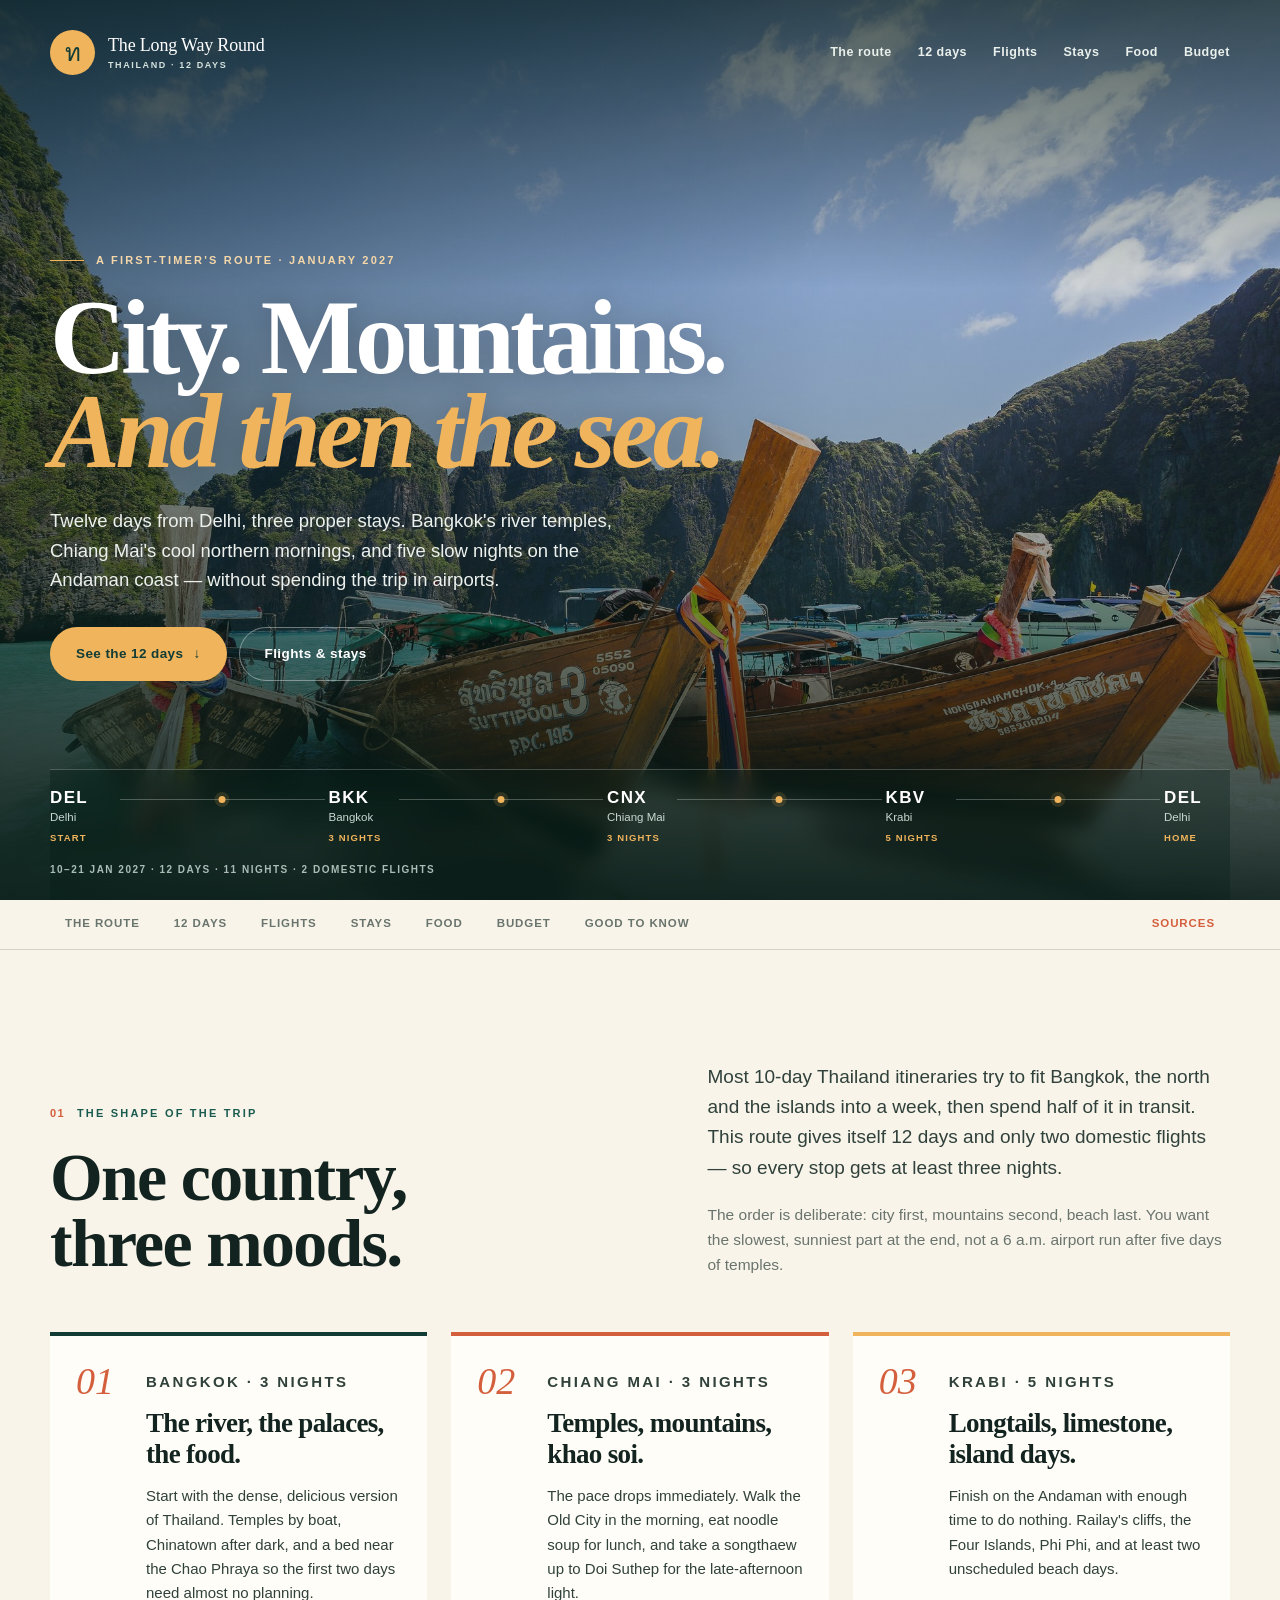
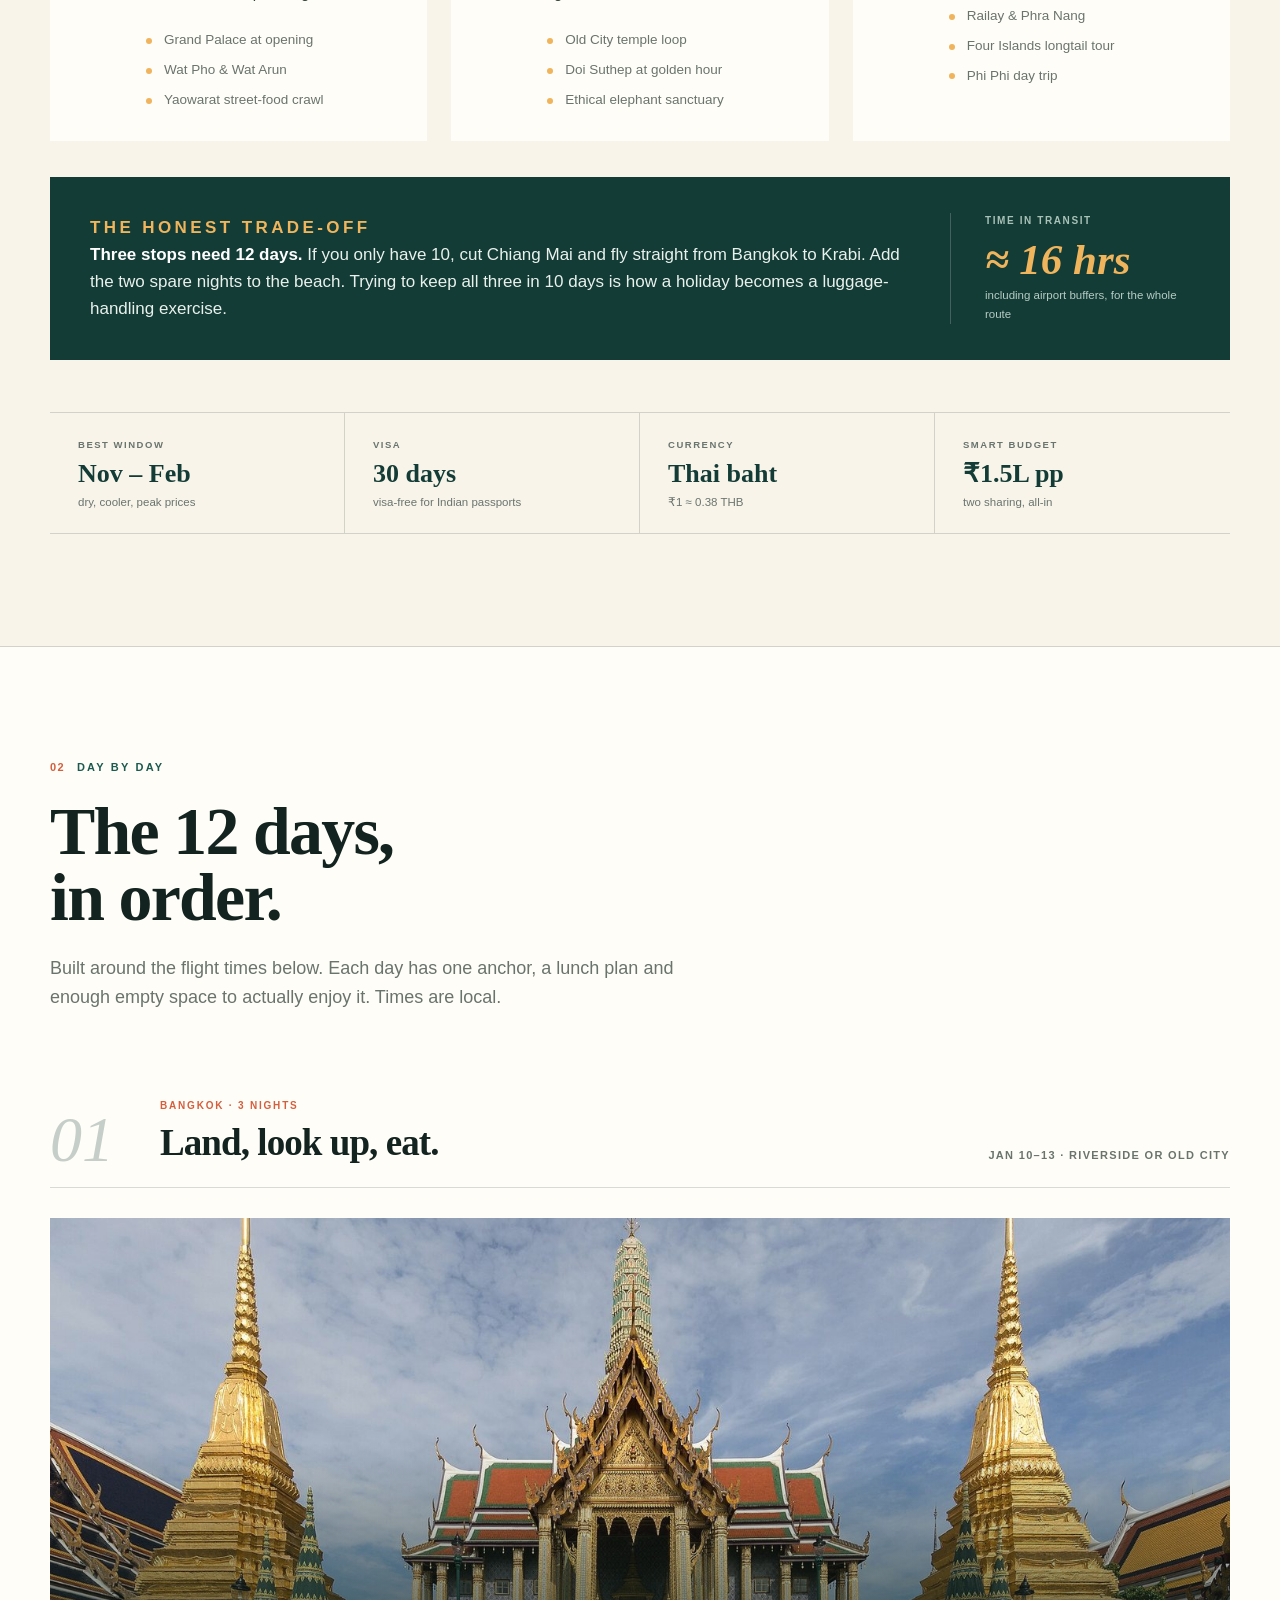
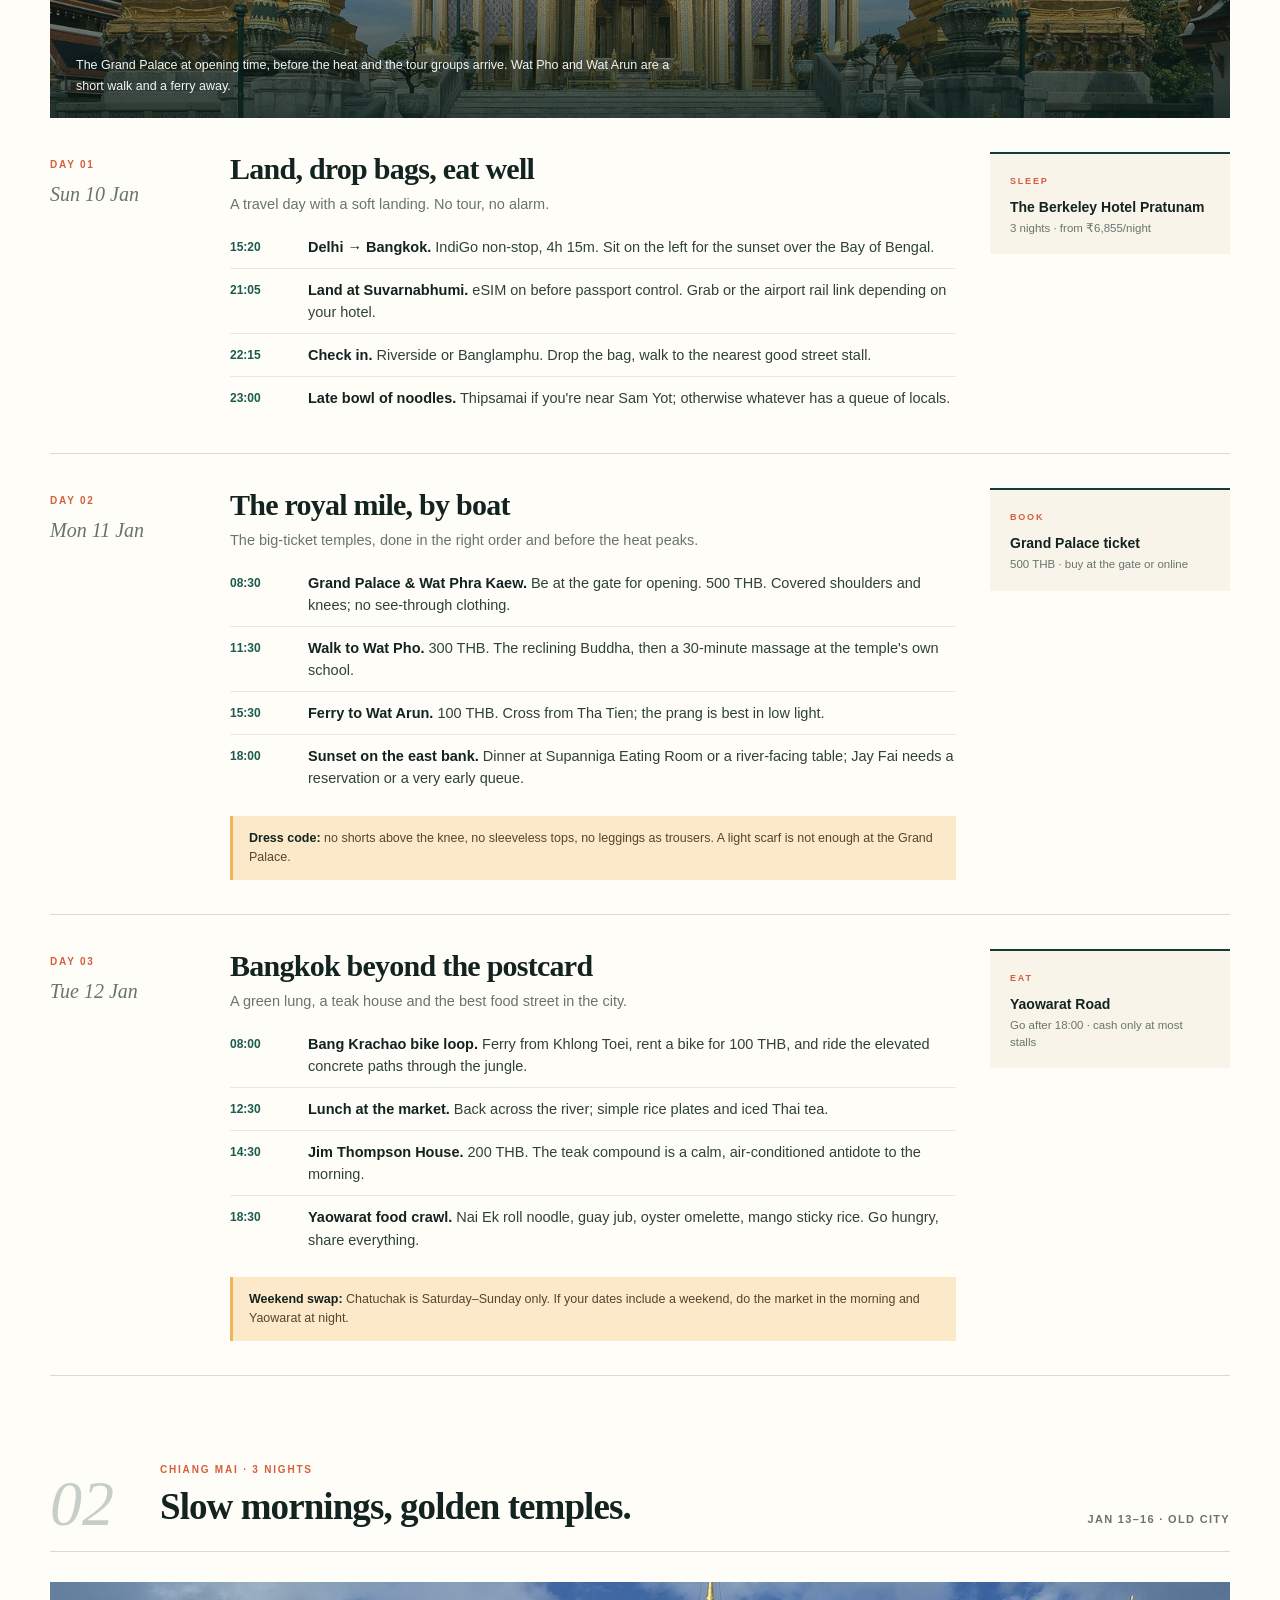
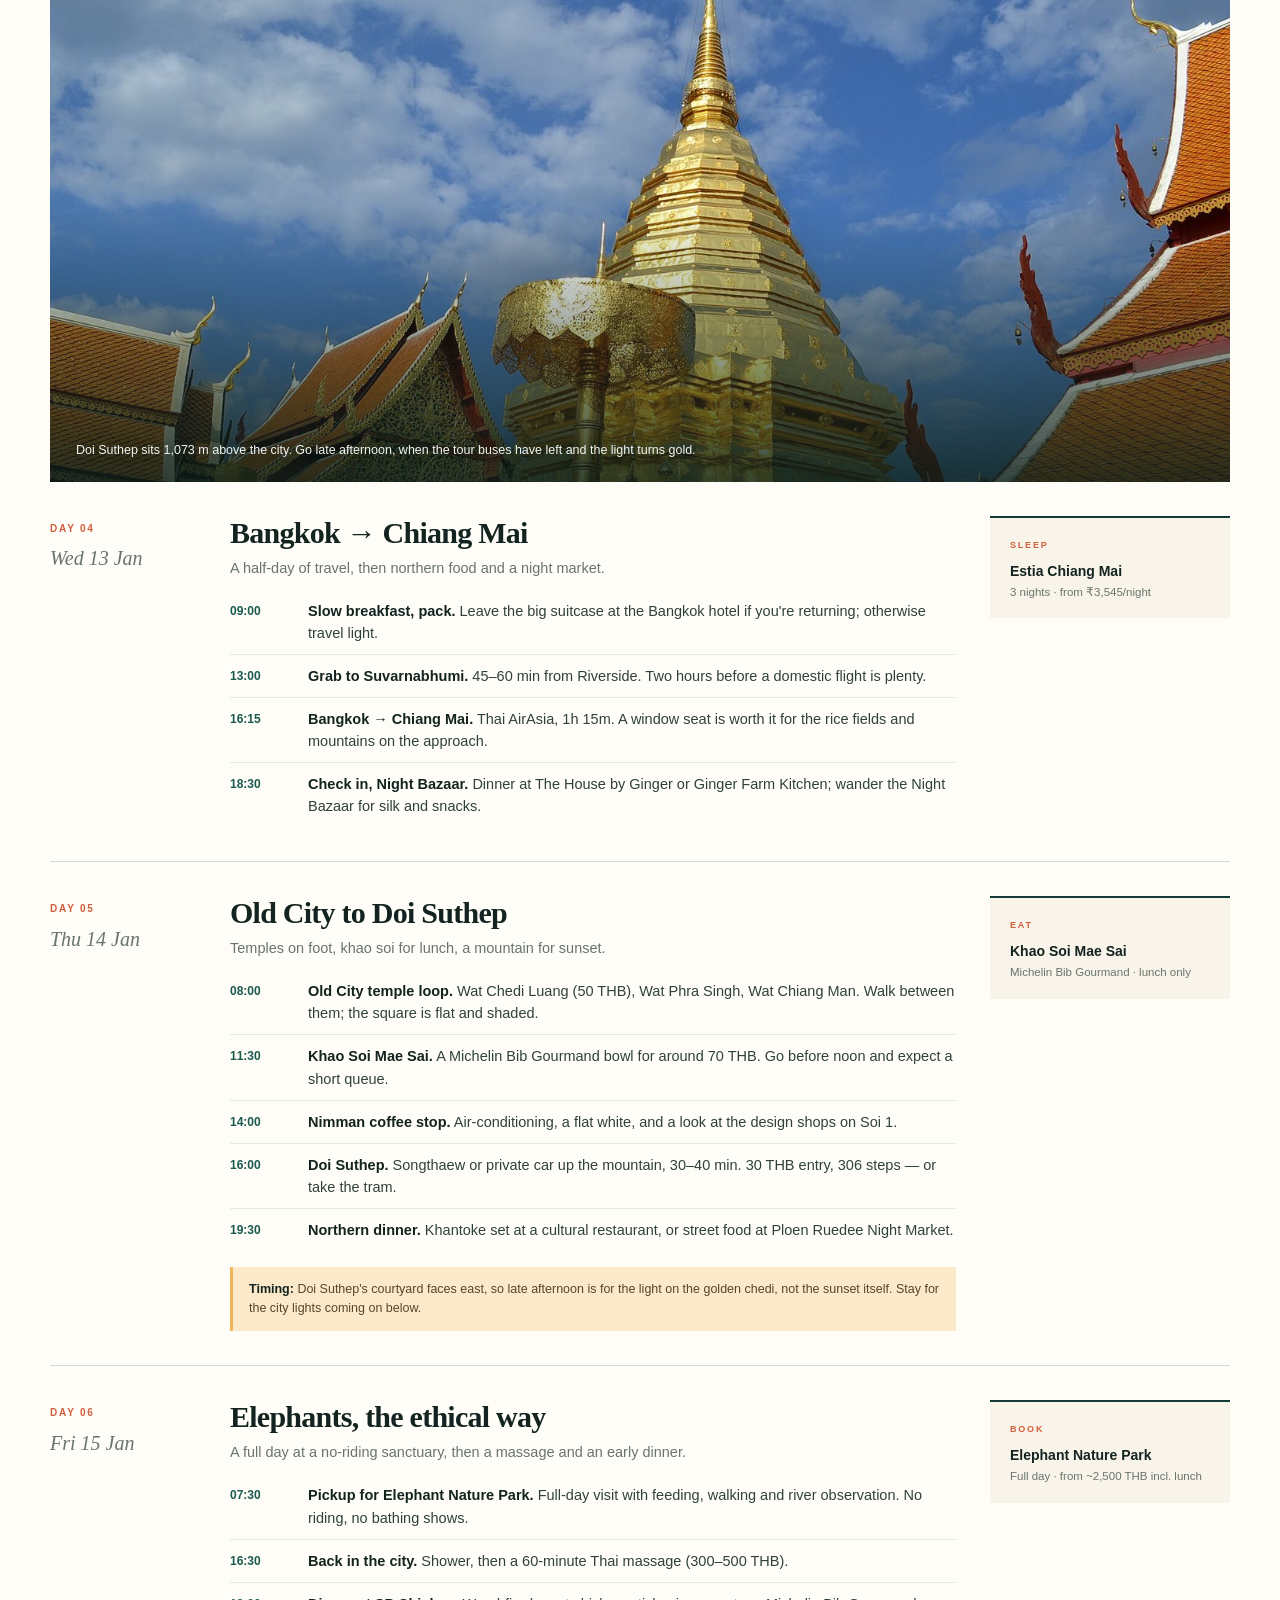
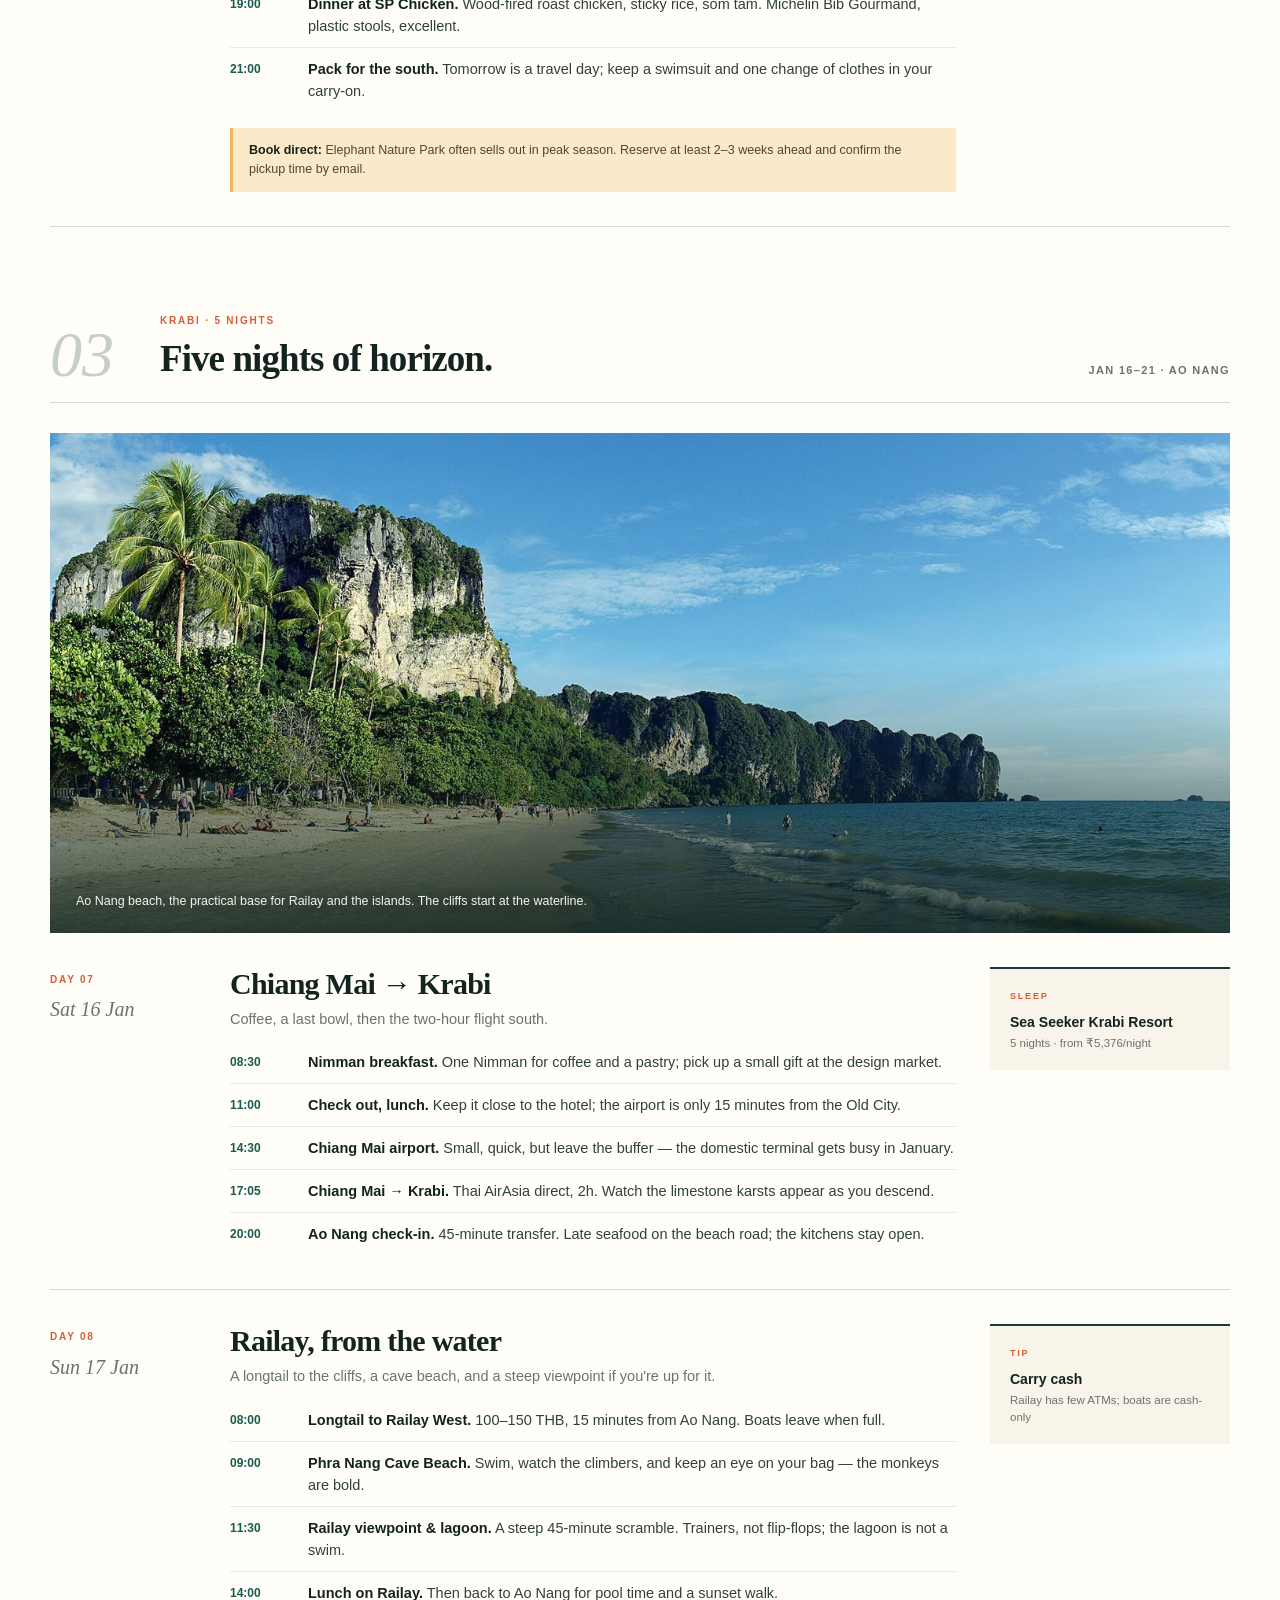
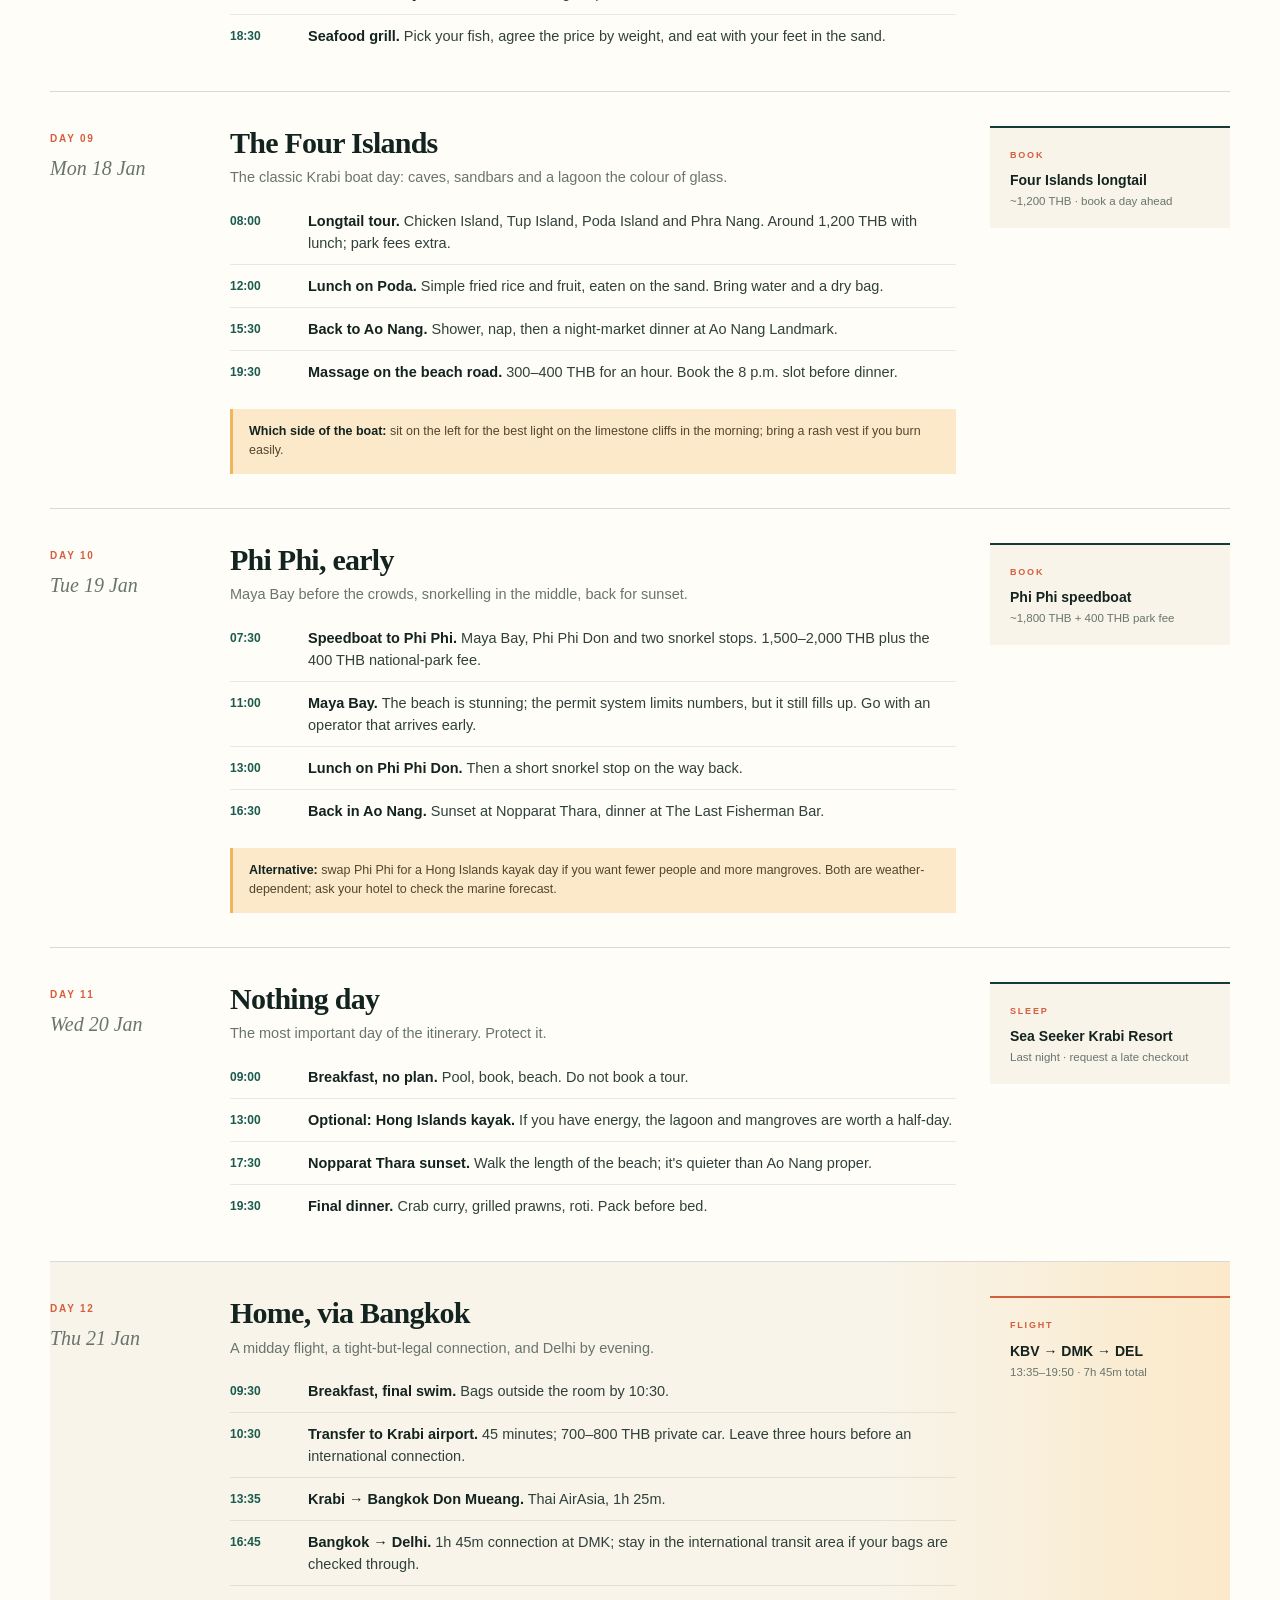
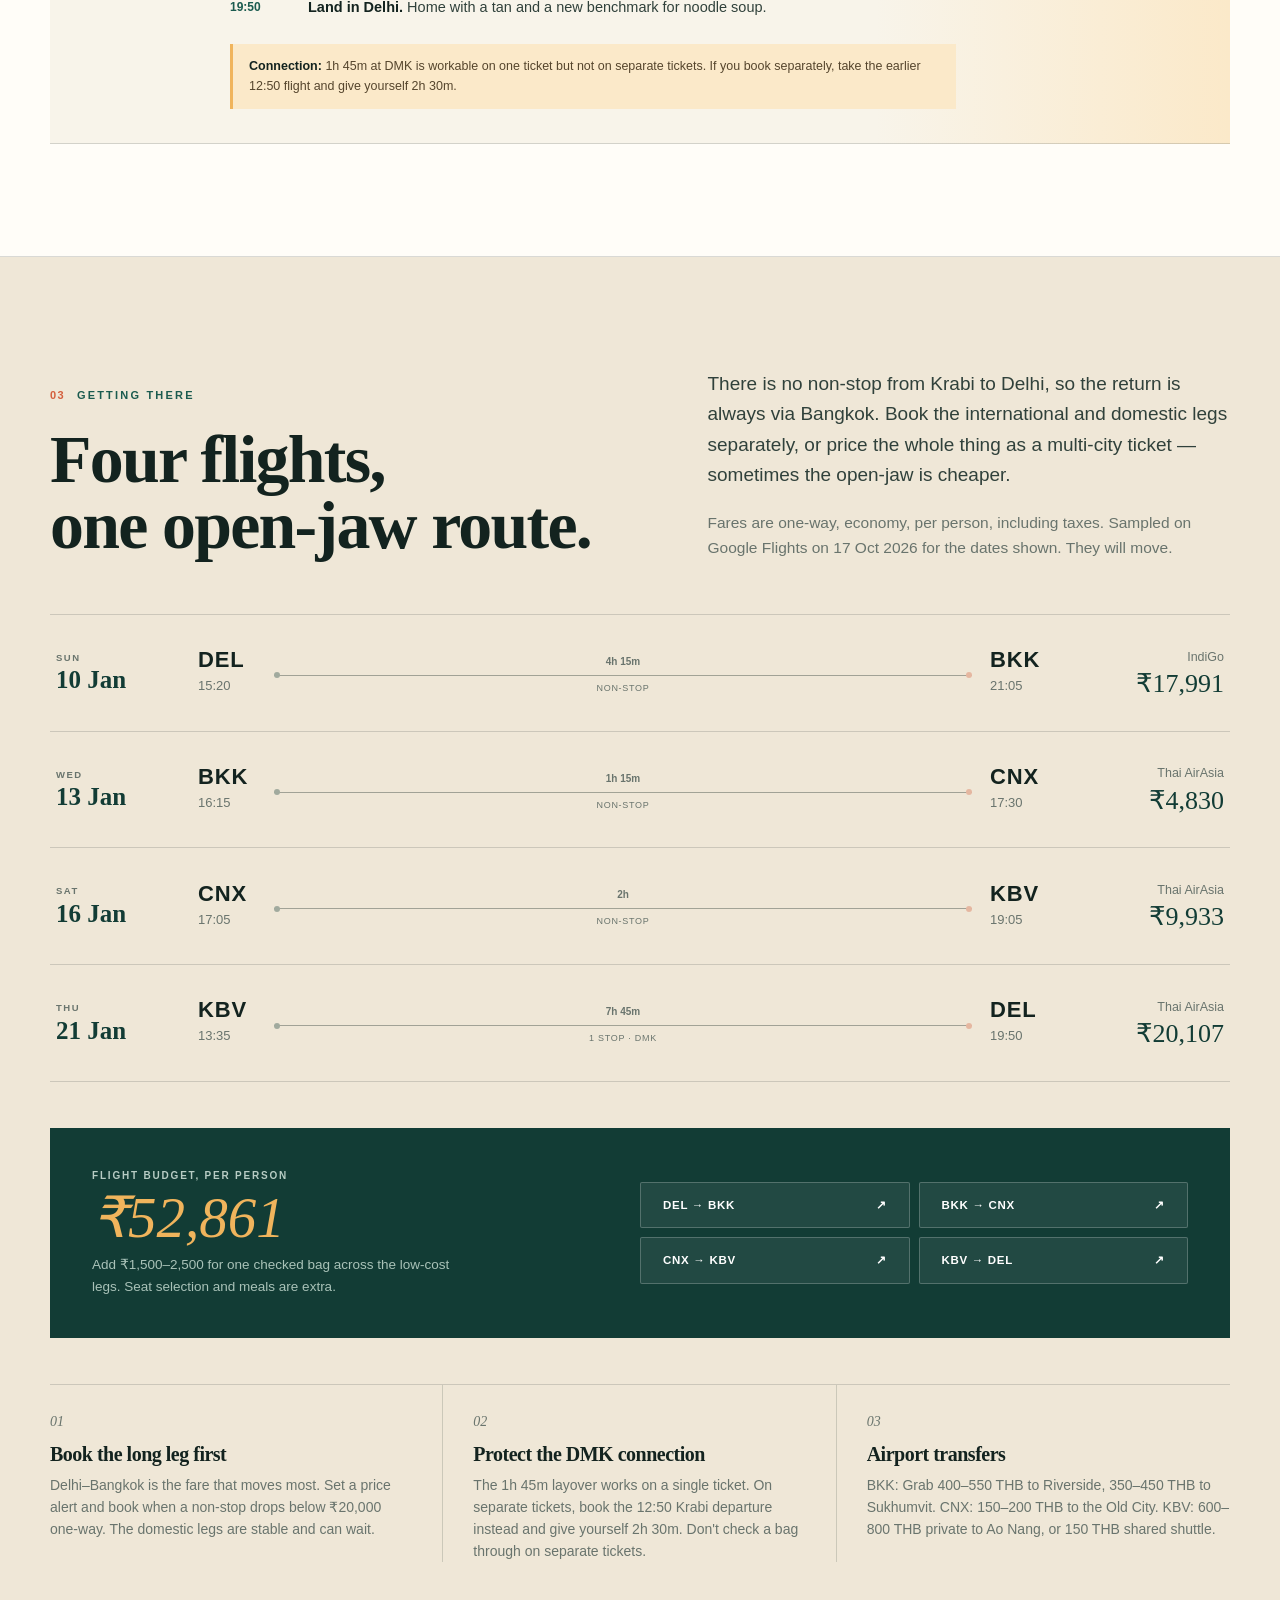
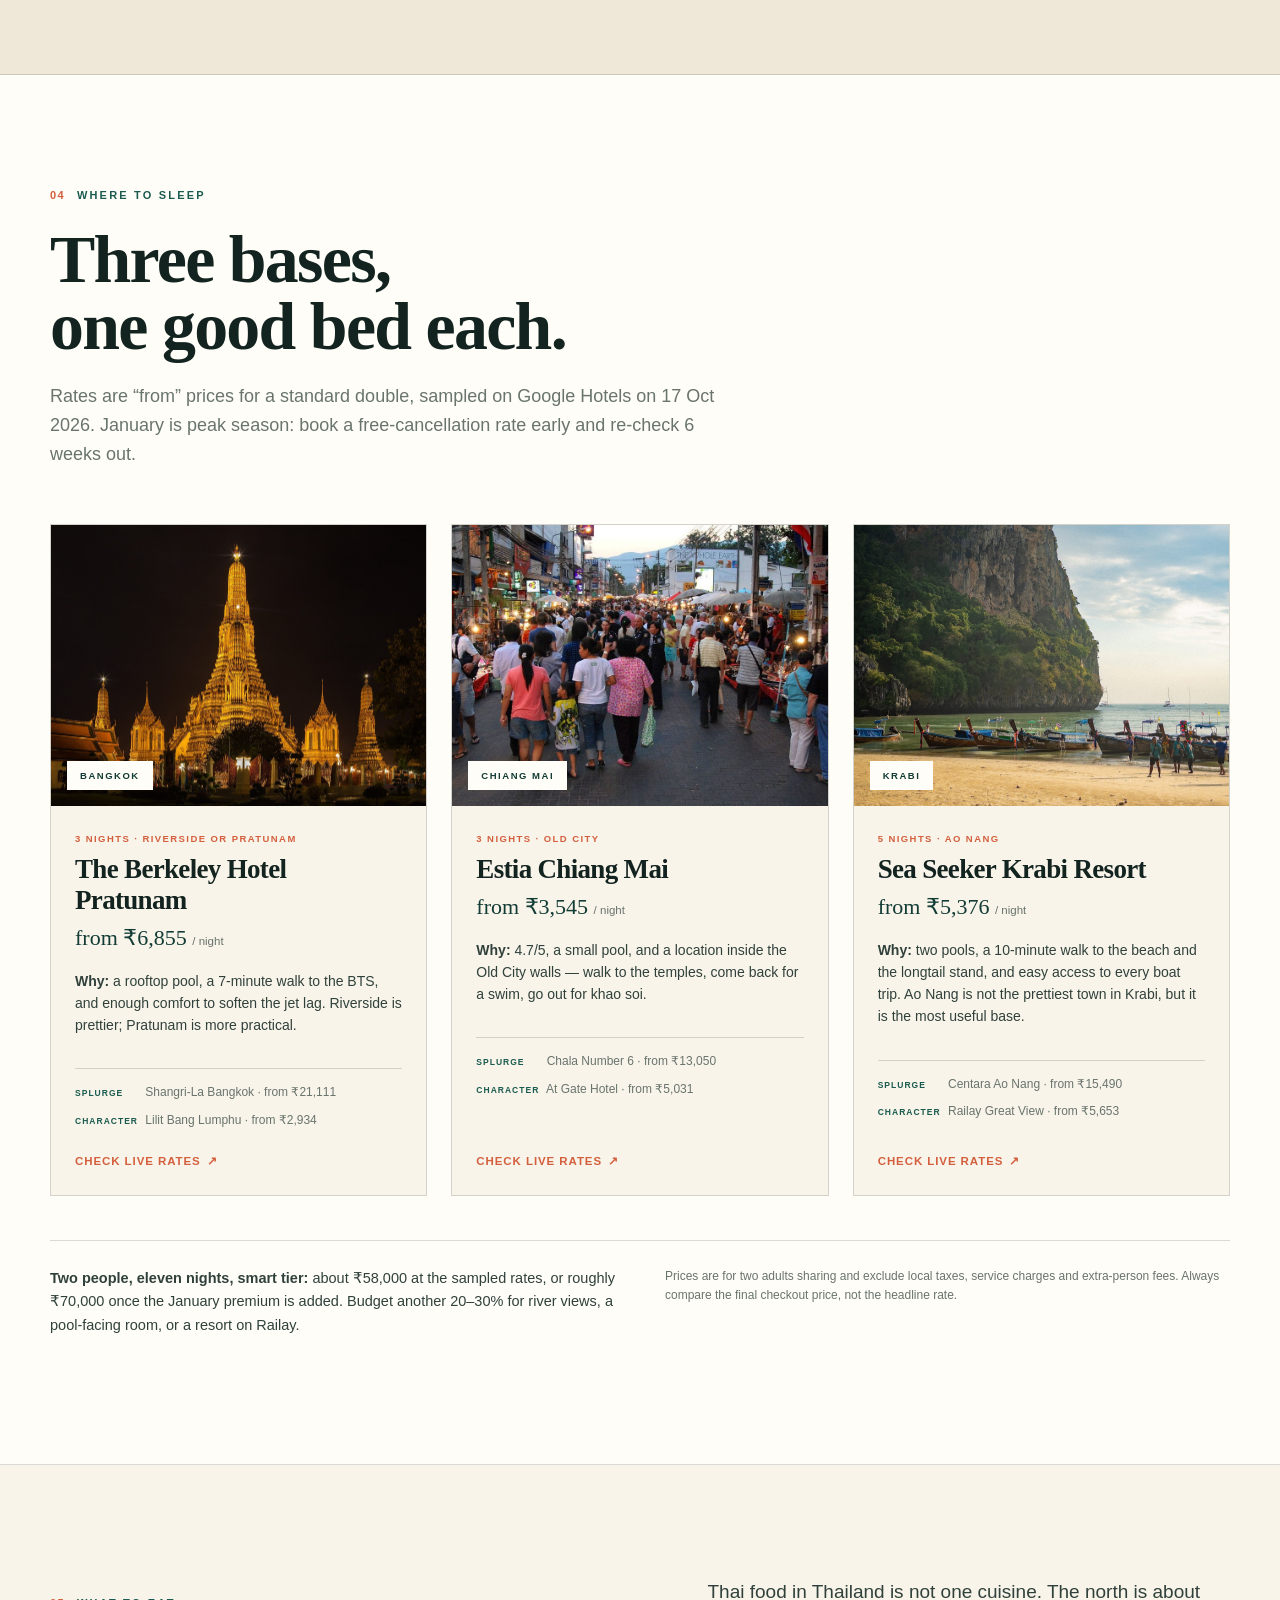
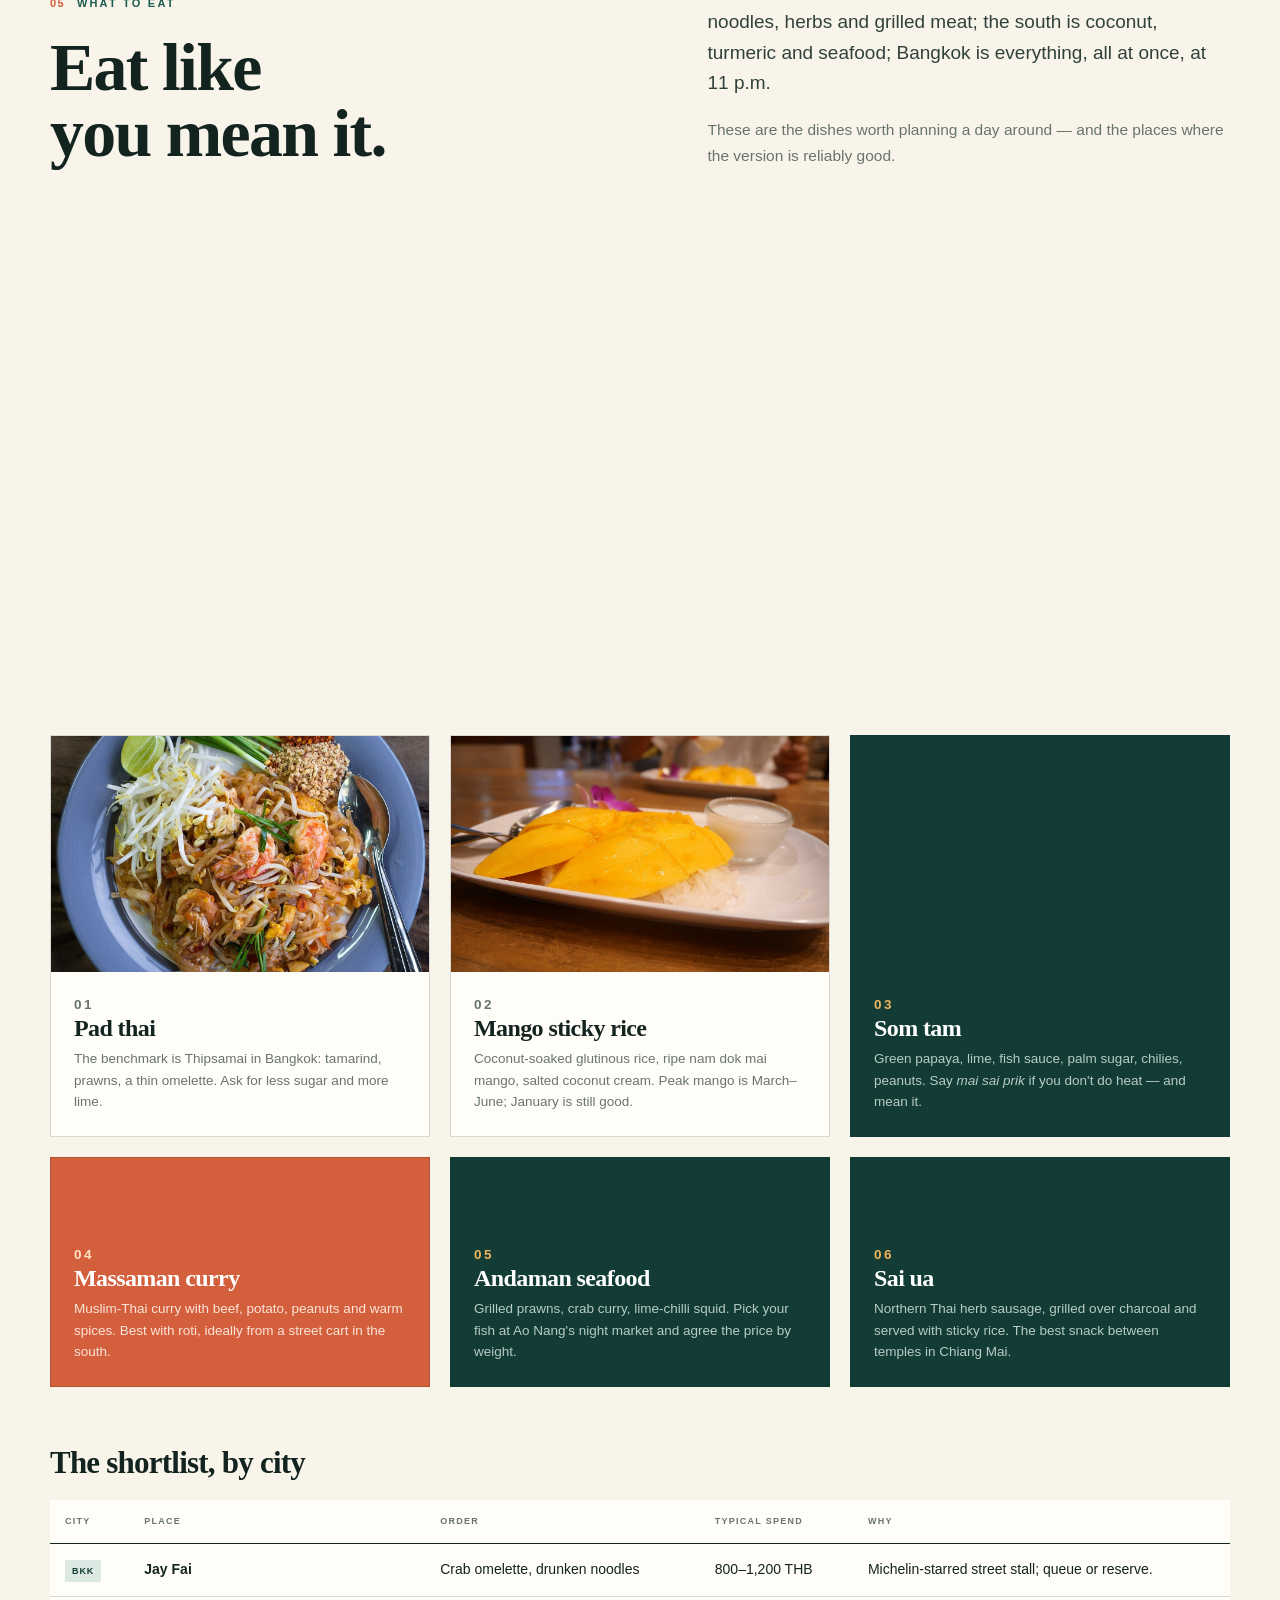
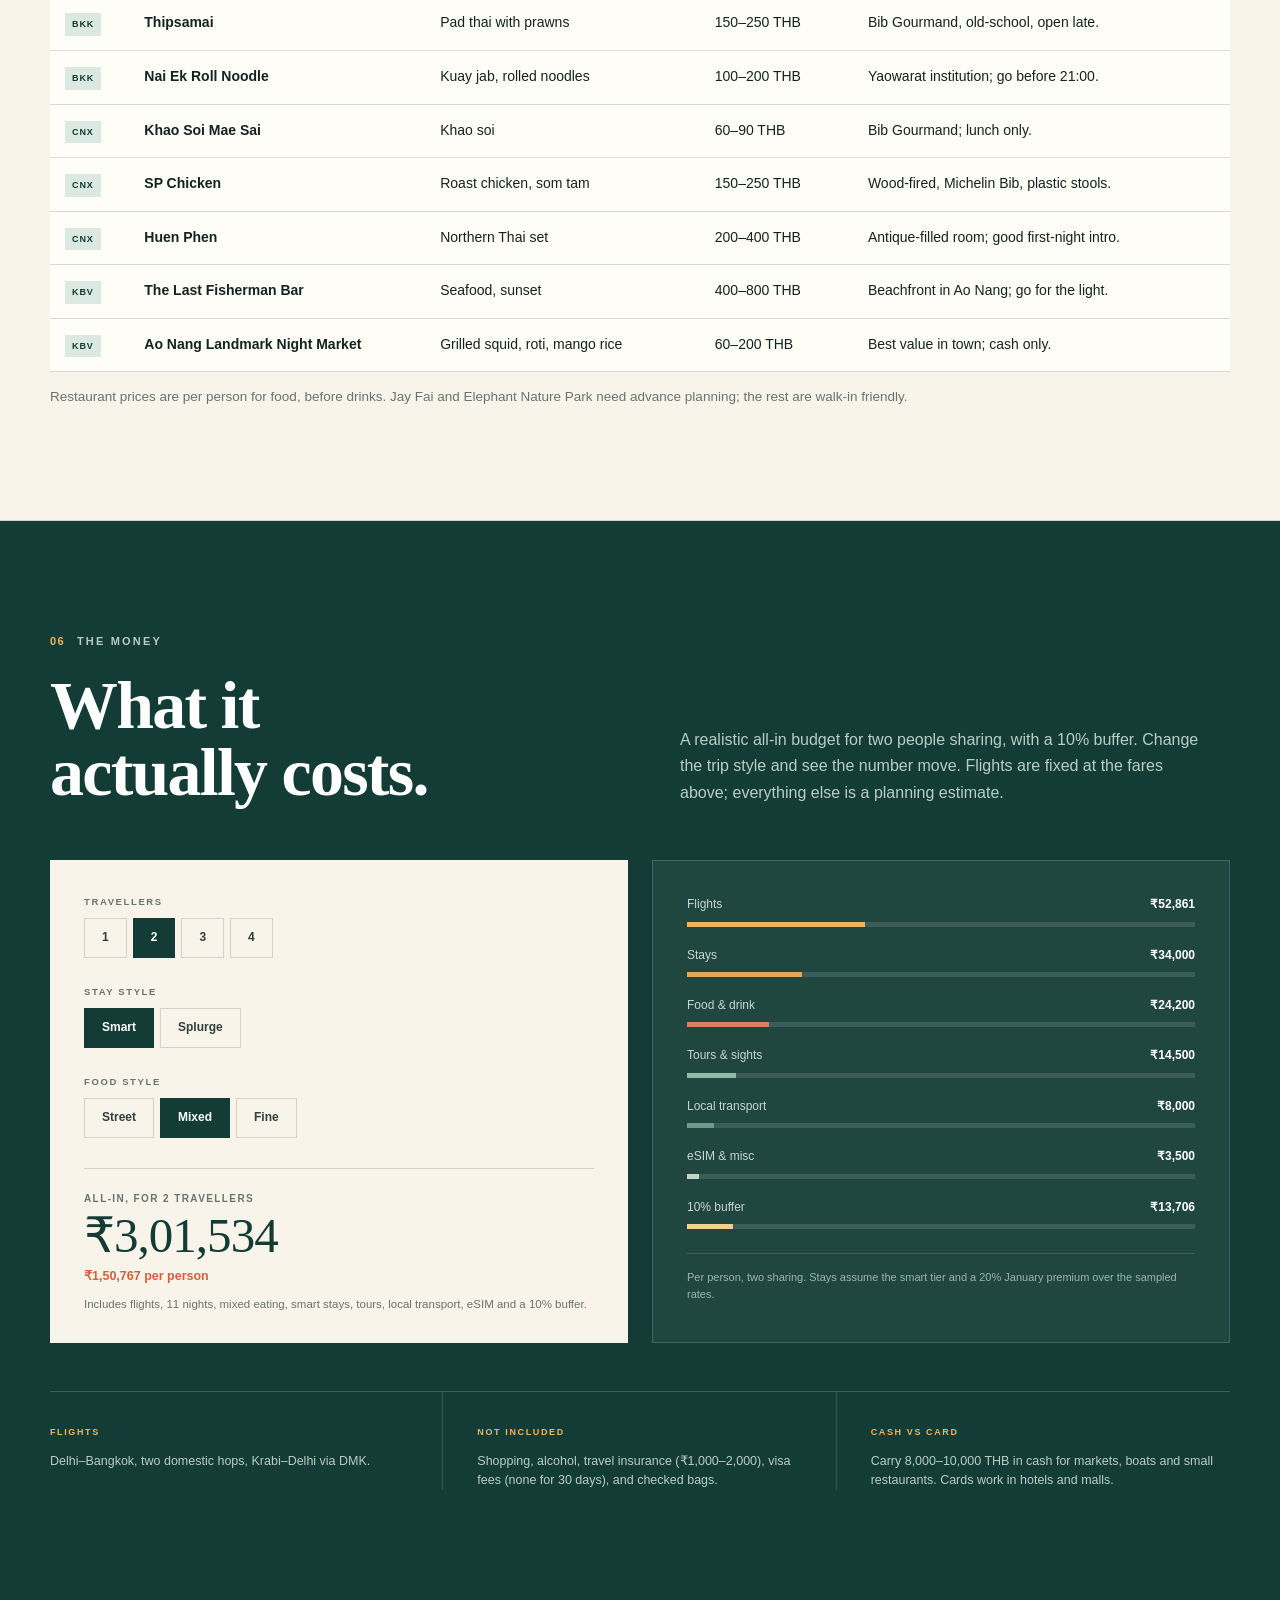
<file: index.html>
<!DOCTYPE html>
<html lang="en">
<head>
<meta charset="utf-8" />
<meta name="viewport" content="width=device-width, initial-scale=1" />
<title>Thailand, without the rush — a 12-day itinerary from Delhi</title>
<meta name="description" content="A researched 12-day first-timer route through Thailand: three nights in Bangkok, three in Chiang Mai, five on the Krabi coast. Flights, hotels, day-by-day plan, food and a real budget." />
<meta property="og:title" content="Thailand, without the rush — a 12-day itinerary" />
<meta property="og:description" content="Bangkok → Chiang Mai → Krabi. Three stops, two internal flights, and a beach at the end. Fares, stays, food and the full plan." />
<meta property="og:image" content="images/hero-maya-bay.jpg" />
<meta property="og:type" content="article" />
<meta name="theme-color" content="#123c35" />
<link rel="preload" as="image" href="images/hero-maya-bay.jpg" />
<link rel="stylesheet" href="styles.css" />
<link rel="icon" href="data:image/svg+xml,<svg xmlns='http://www.w3.org/2000/svg' viewBox='0 0 100 100'><rect width='100' height='100' rx='18' fill='%23123c35'/><text x='50' y='68' font-size='56' text-anchor='middle' fill='%23f5c56b' font-family='Georgia'>ท</text></svg>" />
</head>
<body id="top">
<div class="progress" id="progress" aria-hidden="true"></div>

<header class="hero">
  <img class="hero-img" src="images/hero-maya-bay.jpg" alt="Longtail boats in the turquoise water of Maya Bay, Ko Phi Phi Leh, Thailand" />
  <div class="hero-shade"></div>

  <div class="wrap hero-nav">
    <a class="wordmark" href="#top" aria-label="The Long Way Round, back to top">
      <span class="wordmark-mark">ท</span>
      <span>The Long Way Round<small>Thailand · 12 days</small></span>
    </a>
    <nav class="nav" id="nav" aria-label="Sections">
      <a href="#route">The route</a>
      <a href="#plan">12 days</a>
      <a href="#flights">Flights</a>
      <a href="#stays">Stays</a>
      <a href="#food">Food</a>
      <a href="#budget">Budget</a>
    </nav>
    <button class="menu-toggle" id="menuToggle" aria-expanded="false" aria-controls="nav">Menu</button>
  </div>

  <div class="wrap hero-copy">
    <p class="kicker"><span></span> A first-timer's route · January 2027</p>
    <h1>City. Mountains.<br /><em>And then the sea.</em></h1>
    <p class="hero-dek">
      Twelve days from Delhi, three proper stays. Bangkok's river temples, Chiang Mai's cool
      northern mornings, and five slow nights on the Andaman coast — without spending the trip
      in airports.
    </p>
    <div class="hero-actions">
      <a class="btn btn-sun" href="#plan">See the 12 days <span aria-hidden="true">↓</span></a>
      <a class="btn btn-ghost" href="#flights">Flights &amp; stays</a>
    </div>
  </div>

  <div class="wrap journey-bar">
    <div class="journey">
      <div class="j-stop">
        <span class="j-code">DEL</span>
        <span class="j-name">Delhi</span>
        <span class="j-note">Start</span>
      </div>
      <span class="j-line" aria-hidden="true"><i></i></span>
      <div class="j-stop">
        <span class="j-code">BKK</span>
        <span class="j-name">Bangkok</span>
        <span class="j-note">3 nights</span>
      </div>
      <span class="j-line" aria-hidden="true"><i></i></span>
      <div class="j-stop">
        <span class="j-code">CNX</span>
        <span class="j-name">Chiang Mai</span>
        <span class="j-note">3 nights</span>
      </div>
      <span class="j-line" aria-hidden="true"><i></i></span>
      <div class="j-stop">
        <span class="j-code">KBV</span>
        <span class="j-name">Krabi</span>
        <span class="j-note">5 nights</span>
      </div>
      <span class="j-line" aria-hidden="true"><i></i></span>
      <div class="j-stop">
        <span class="j-code">DEL</span>
        <span class="j-name">Delhi</span>
        <span class="j-note">Home</span>
      </div>
    </div>
    <p class="journey-meta">10–21 Jan 2027 · 12 days · 11 nights · 2 domestic flights</p>
  </div>
</header>

<nav class="subnav" aria-label="Sticky section navigation">
  <div class="wrap">
    <a href="#route">The route</a>
    <a href="#plan">12 days</a>
    <a href="#flights">Flights</a>
    <a href="#stays">Stays</a>
    <a href="#food">Food</a>
    <a href="#budget">Budget</a>
    <a href="#know">Good to know</a>
    <a href="#sources" class="subnav-print">Sources</a>
  </div>
</nav>

<main>

<!-- ROUTE -->
<section id="route" class="section route-section">
  <div class="wrap">
    <div class="section-head split">
      <div>
        <p class="eyebrow"><span>01</span> The shape of the trip</p>
        <h2>One country,<br />three moods.</h2>
      </div>
      <div class="section-intro">
        <p class="lead">
          Most 10-day Thailand itineraries try to fit Bangkok, the north and the islands into a week,
          then spend half of it in transit. This route gives itself 12 days and only two domestic
          flights — so every stop gets at least three nights.
        </p>
        <p>
          The order is deliberate: city first, mountains second, beach last. You want the slowest,
          sunniest part at the end, not a 6 a.m. airport run after five days of temples.
        </p>
      </div>
    </div>

    <div class="route-grid">
      <article class="route-stop">
        <div class="route-num">01</div>
        <div class="route-copy">
          <p class="route-kicker">Bangkok · 3 nights</p>
          <h3>The river, the palaces, the food.</h3>
          <p>Start with the dense, delicious version of Thailand. Temples by boat, Chinatown after dark, and a bed near the Chao Phraya so the first two days need almost no planning.</p>
          <ul class="route-list">
            <li>Grand Palace at opening</li>
            <li>Wat Pho &amp; Wat Arun</li>
            <li>Yaowarat street-food crawl</li>
          </ul>
        </div>
      </article>
      <article class="route-stop">
        <div class="route-num">02</div>
        <div class="route-copy">
          <p class="route-kicker">Chiang Mai · 3 nights</p>
          <h3>Temples, mountains, khao soi.</h3>
          <p>The pace drops immediately. Walk the Old City in the morning, eat noodle soup for lunch, and take a songthaew up to Doi Suthep for the late-afternoon light.</p>
          <ul class="route-list">
            <li>Old City temple loop</li>
            <li>Doi Suthep at golden hour</li>
            <li>Ethical elephant sanctuary</li>
          </ul>
        </div>
      </article>
      <article class="route-stop">
        <div class="route-num">03</div>
        <div class="route-copy">
          <p class="route-kicker">Krabi · 5 nights</p>
          <h3>Longtails, limestone, island days.</h3>
          <p>Finish on the Andaman with enough time to do nothing. Railay's cliffs, the Four Islands, Phi Phi, and at least two unscheduled beach days.</p>
          <ul class="route-list">
            <li>Railay &amp; Phra Nang</li>
            <li>Four Islands longtail tour</li>
            <li>Phi Phi day trip</li>
          </ul>
        </div>
      </article>
    </div>

    <div class="callout split-callout">
      <div>
        <p class="callout-label">The honest trade-off</p>
        <p><b>Three stops need 12 days.</b> If you only have 10, cut Chiang Mai and fly straight from Bangkok to Krabi. Add the two spare nights to the beach. Trying to keep all three in 10 days is how a holiday becomes a luggage-handling exercise.</p>
      </div>
      <div class="callout-stat">
        <span>Time in transit</span>
        <strong>≈ 16 hrs</strong>
        <small>including airport buffers, for the whole route</small>
      </div>
    </div>

    <div class="glance">
      <div><span>Best window</span><strong>Nov – Feb</strong><small>dry, cooler, peak prices</small></div>
      <div><span>Visa</span><strong>30 days</strong><small>visa-free for Indian passports</small></div>
      <div><span>Currency</span><strong>Thai baht</strong><small>₹1 ≈ 0.38 THB</small></div>
      <div><span>Smart budget</span><strong>₹1.5L pp</strong><small>two sharing, all-in</small></div>
    </div>
  </div>
</section>

<!-- ITINERARY -->
<section id="plan" class="section plan-section">
  <div class="wrap">
    <div class="section-head">
      <p class="eyebrow"><span>02</span> Day by day</p>
      <h2>The 12 days,<br />in order.</h2>
      <p class="section-dek">
        Built around the flight times below. Each day has one anchor, a lunch plan and enough
        empty space to actually enjoy it. Times are local.
      </p>
    </div>

    <!-- BANGKOK -->
    <div class="chapter">
      <div class="chapter-head">
        <div class="chapter-num">01</div>
        <div>
          <p class="chapter-kicker">Bangkok · 3 nights</p>
          <h3>Land, look up, eat.</h3>
        </div>
        <p class="chapter-note">Jan 10–13 · Riverside or Old City</p>
      </div>
      <figure class="chapter-image">
        <img src="images/bangkok-grand-palace.jpg" alt="Golden spires and ornate roofs at the Grand Palace in Bangkok" loading="lazy" />
        <figcaption>The Grand Palace at opening time, before the heat and the tour groups arrive. Wat Pho and Wat Arun are a short walk and a ferry away.</figcaption>
      </figure>

      <div class="days">
        <article class="day">
          <div class="day-meta"><span class="day-num">Day 01</span><time datetime="2027-01-10">Sun 10 Jan</time></div>
          <div class="day-body">
            <h4>Land, drop bags, eat well</h4>
            <p class="day-summary">A travel day with a soft landing. No tour, no alarm.</p>
            <ul class="timeline">
              <li><time>15:20</time><span><b>Delhi → Bangkok.</b> IndiGo non-stop, 4h 15m. Sit on the left for the sunset over the Bay of Bengal.</span></li>
              <li><time>21:05</time><span><b>Land at Suvarnabhumi.</b> eSIM on before passport control. Grab or the airport rail link depending on your hotel.</span></li>
              <li><time>22:15</time><span><b>Check in.</b> Riverside or Banglamphu. Drop the bag, walk to the nearest good street stall.</span></li>
              <li><time>23:00</time><span><b>Late bowl of noodles.</b> Thipsamai if you're near Sam Yot; otherwise whatever has a queue of locals.</span></li>
            </ul>
          </div>
          <aside class="day-aside">
            <p class="aside-label">Sleep</p>
            <p>The Berkeley Hotel Pratunam</p>
            <p class="aside-fine">3 nights · from ₹6,855/night</p>
          </aside>
        </article>

        <article class="day">
          <div class="day-meta"><span class="day-num">Day 02</span><time datetime="2027-01-11">Mon 11 Jan</time></div>
          <div class="day-body">
            <h4>The royal mile, by boat</h4>
            <p class="day-summary">The big-ticket temples, done in the right order and before the heat peaks.</p>
            <ul class="timeline">
              <li><time>08:30</time><span><b>Grand Palace &amp; Wat Phra Kaew.</b> Be at the gate for opening. 500 THB. Covered shoulders and knees; no see-through clothing.</span></li>
              <li><time>11:30</time><span><b>Walk to Wat Pho.</b> 300 THB. The reclining Buddha, then a 30-minute massage at the temple's own school.</span></li>
              <li><time>15:30</time><span><b>Ferry to Wat Arun.</b> 100 THB. Cross from Tha Tien; the prang is best in low light.</span></li>
              <li><time>18:00</time><span><b>Sunset on the east bank.</b> Dinner at Supanniga Eating Room or a river-facing table; Jay Fai needs a reservation or a very early queue.</span></li>
            </ul>
            <p class="day-tip"><b>Dress code:</b> no shorts above the knee, no sleeveless tops, no leggings as trousers. A light scarf is not enough at the Grand Palace.</p>
          </div>
          <aside class="day-aside">
            <p class="aside-label">Book</p>
            <p>Grand Palace ticket</p>
            <p class="aside-fine">500 THB · buy at the gate or online</p>
          </aside>
        </article>

        <article class="day">
          <div class="day-meta"><span class="day-num">Day 03</span><time datetime="2027-01-12">Tue 12 Jan</time></div>
          <div class="day-body">
            <h4>Bangkok beyond the postcard</h4>
            <p class="day-summary">A green lung, a teak house and the best food street in the city.</p>
            <ul class="timeline">
              <li><time>08:00</time><span><b>Bang Krachao bike loop.</b> Ferry from Khlong Toei, rent a bike for 100 THB, and ride the elevated concrete paths through the jungle.</span></li>
              <li><time>12:30</time><span><b>Lunch at the market.</b> Back across the river; simple rice plates and iced Thai tea.</span></li>
              <li><time>14:30</time><span><b>Jim Thompson House.</b> 200 THB. The teak compound is a calm, air-conditioned antidote to the morning.</span></li>
              <li><time>18:30</time><span><b>Yaowarat food crawl.</b> Nai Ek roll noodle, guay jub, oyster omelette, mango sticky rice. Go hungry, share everything.</span></li>
            </ul>
            <p class="day-tip"><b>Weekend swap:</b> Chatuchak is Saturday–Sunday only. If your dates include a weekend, do the market in the morning and Yaowarat at night.</p>
          </div>
          <aside class="day-aside">
            <p class="aside-label">Eat</p>
            <p>Yaowarat Road</p>
            <p class="aside-fine">Go after 18:00 · cash only at most stalls</p>
          </aside>
        </article>
      </div>
    </div>

    <!-- CHIANG MAI -->
    <div class="chapter">
      <div class="chapter-head">
        <div class="chapter-num">02</div>
        <div>
          <p class="chapter-kicker">Chiang Mai · 3 nights</p>
          <h3>Slow mornings, golden temples.</h3>
        </div>
        <p class="chapter-note">Jan 13–16 · Old City</p>
      </div>
      <figure class="chapter-image">
        <img src="images/chiangmai-doi-suthep.jpg" alt="The golden chedi at Wat Phra That Doi Suthep, Chiang Mai" loading="lazy" />
        <figcaption>Doi Suthep sits 1,073 m above the city. Go late afternoon, when the tour buses have left and the light turns gold.</figcaption>
      </figure>

      <div class="days">
        <article class="day">
          <div class="day-meta"><span class="day-num">Day 04</span><time datetime="2027-01-13">Wed 13 Jan</time></div>
          <div class="day-body">
            <h4>Bangkok → Chiang Mai</h4>
            <p class="day-summary">A half-day of travel, then northern food and a night market.</p>
            <ul class="timeline">
              <li><time>09:00</time><span><b>Slow breakfast, pack.</b> Leave the big suitcase at the Bangkok hotel if you're returning; otherwise travel light.</span></li>
              <li><time>13:00</time><span><b>Grab to Suvarnabhumi.</b> 45–60 min from Riverside. Two hours before a domestic flight is plenty.</span></li>
              <li><time>16:15</time><span><b>Bangkok → Chiang Mai.</b> Thai AirAsia, 1h 15m. A window seat is worth it for the rice fields and mountains on the approach.</span></li>
              <li><time>18:30</time><span><b>Check in, Night Bazaar.</b> Dinner at The House by Ginger or Ginger Farm Kitchen; wander the Night Bazaar for silk and snacks.</span></li>
            </ul>
          </div>
          <aside class="day-aside">
            <p class="aside-label">Sleep</p>
            <p>Estia Chiang Mai</p>
            <p class="aside-fine">3 nights · from ₹3,545/night</p>
          </aside>
        </article>

        <article class="day">
          <div class="day-meta"><span class="day-num">Day 05</span><time datetime="2027-01-14">Thu 14 Jan</time></div>
          <div class="day-body">
            <h4>Old City to Doi Suthep</h4>
            <p class="day-summary">Temples on foot, khao soi for lunch, a mountain for sunset.</p>
            <ul class="timeline">
              <li><time>08:00</time><span><b>Old City temple loop.</b> Wat Chedi Luang (50 THB), Wat Phra Singh, Wat Chiang Man. Walk between them; the square is flat and shaded.</span></li>
              <li><time>11:30</time><span><b>Khao Soi Mae Sai.</b> A Michelin Bib Gourmand bowl for around 70 THB. Go before noon and expect a short queue.</span></li>
              <li><time>14:00</time><span><b>Nimman coffee stop.</b> Air-conditioning, a flat white, and a look at the design shops on Soi 1.</span></li>
              <li><time>16:00</time><span><b>Doi Suthep.</b> Songthaew or private car up the mountain, 30–40 min. 30 THB entry, 306 steps — or take the tram.</span></li>
              <li><time>19:30</time><span><b>Northern dinner.</b> Khantoke set at a cultural restaurant, or street food at Ploen Ruedee Night Market.</span></li>
            </ul>
            <p class="day-tip"><b>Timing:</b> Doi Suthep's courtyard faces east, so late afternoon is for the light on the golden chedi, not the sunset itself. Stay for the city lights coming on below.</p>
          </div>
          <aside class="day-aside">
            <p class="aside-label">Eat</p>
            <p>Khao Soi Mae Sai</p>
            <p class="aside-fine">Michelin Bib Gourmand · lunch only</p>
          </aside>
        </article>

        <article class="day">
          <div class="day-meta"><span class="day-num">Day 06</span><time datetime="2027-01-15">Fri 15 Jan</time></div>
          <div class="day-body">
            <h4>Elephants, the ethical way</h4>
            <p class="day-summary">A full day at a no-riding sanctuary, then a massage and an early dinner.</p>
            <ul class="timeline">
              <li><time>07:30</time><span><b>Pickup for Elephant Nature Park.</b> Full-day visit with feeding, walking and river observation. No riding, no bathing shows.</span></li>
              <li><time>16:30</time><span><b>Back in the city.</b> Shower, then a 60-minute Thai massage (300–500 THB).</span></li>
              <li><time>19:00</time><span><b>Dinner at SP Chicken.</b> Wood-fired roast chicken, sticky rice, som tam. Michelin Bib Gourmand, plastic stools, excellent.</span></li>
              <li><time>21:00</time><span><b>Pack for the south.</b> Tomorrow is a travel day; keep a swimsuit and one change of clothes in your carry-on.</span></li>
            </ul>
            <p class="day-tip"><b>Book direct:</b> Elephant Nature Park often sells out in peak season. Reserve at least 2–3 weeks ahead and confirm the pickup time by email.</p>
          </div>
          <aside class="day-aside">
            <p class="aside-label">Book</p>
            <p>Elephant Nature Park</p>
            <p class="aside-fine">Full day · from ~2,500 THB incl. lunch</p>
          </aside>
        </article>
      </div>
    </div>

    <!-- KRABI -->
    <div class="chapter">
      <div class="chapter-head">
        <div class="chapter-num">03</div>
        <div>
          <p class="chapter-kicker">Krabi · 5 nights</p>
          <h3>Five nights of horizon.</h3>
        </div>
        <p class="chapter-note">Jan 16–21 · Ao Nang</p>
      </div>
      <figure class="chapter-image">
        <img src="images/krabi-ao-nang.jpg" alt="Ao Nang beach and its limestone cliffs in Krabi" loading="lazy" />
        <figcaption>Ao Nang beach, the practical base for Railay and the islands. The cliffs start at the waterline.</figcaption>
      </figure>

      <div class="days">
        <article class="day">
          <div class="day-meta"><span class="day-num">Day 07</span><time datetime="2027-01-16">Sat 16 Jan</time></div>
          <div class="day-body">
            <h4>Chiang Mai → Krabi</h4>
            <p class="day-summary">Coffee, a last bowl, then the two-hour flight south.</p>
            <ul class="timeline">
              <li><time>08:30</time><span><b>Nimman breakfast.</b> One Nimman for coffee and a pastry; pick up a small gift at the design market.</span></li>
              <li><time>11:00</time><span><b>Check out, lunch.</b> Keep it close to the hotel; the airport is only 15 minutes from the Old City.</span></li>
              <li><time>14:30</time><span><b>Chiang Mai airport.</b> Small, quick, but leave the buffer — the domestic terminal gets busy in January.</span></li>
              <li><time>17:05</time><span><b>Chiang Mai → Krabi.</b> Thai AirAsia direct, 2h. Watch the limestone karsts appear as you descend.</span></li>
              <li><time>20:00</time><span><b>Ao Nang check-in.</b> 45-minute transfer. Late seafood on the beach road; the kitchens stay open.</span></li>
            </ul>
          </div>
          <aside class="day-aside">
            <p class="aside-label">Sleep</p>
            <p>Sea Seeker Krabi Resort</p>
            <p class="aside-fine">5 nights · from ₹5,376/night</p>
          </aside>
        </article>

        <article class="day">
          <div class="day-meta"><span class="day-num">Day 08</span><time datetime="2027-01-17">Sun 17 Jan</time></div>
          <div class="day-body">
            <h4>Railay, from the water</h4>
            <p class="day-summary">A longtail to the cliffs, a cave beach, and a steep viewpoint if you're up for it.</p>
            <ul class="timeline">
              <li><time>08:00</time><span><b>Longtail to Railay West.</b> 100–150 THB, 15 minutes from Ao Nang. Boats leave when full.</span></li>
              <li><time>09:00</time><span><b>Phra Nang Cave Beach.</b> Swim, watch the climbers, and keep an eye on your bag — the monkeys are bold.</span></li>
              <li><time>11:30</time><span><b>Railay viewpoint &amp; lagoon.</b> A steep 45-minute scramble. Trainers, not flip-flops; the lagoon is not a swim.</span></li>
              <li><time>14:00</time><span><b>Lunch on Railay.</b> Then back to Ao Nang for pool time and a sunset walk.</span></li>
              <li><time>18:30</time><span><b>Seafood grill.</b> Pick your fish, agree the price by weight, and eat with your feet in the sand.</span></li>
            </ul>
          </div>
          <aside class="day-aside">
            <p class="aside-label">Tip</p>
            <p>Carry cash</p>
            <p class="aside-fine">Railay has few ATMs; boats are cash-only</p>
          </aside>
        </article>

        <article class="day">
          <div class="day-meta"><span class="day-num">Day 09</span><time datetime="2027-01-18">Mon 18 Jan</time></div>
          <div class="day-body">
            <h4>The Four Islands</h4>
            <p class="day-summary">The classic Krabi boat day: caves, sandbars and a lagoon the colour of glass.</p>
            <ul class="timeline">
              <li><time>08:00</time><span><b>Longtail tour.</b> Chicken Island, Tup Island, Poda Island and Phra Nang. Around 1,200 THB with lunch; park fees extra.</span></li>
              <li><time>12:00</time><span><b>Lunch on Poda.</b> Simple fried rice and fruit, eaten on the sand. Bring water and a dry bag.</span></li>
              <li><time>15:30</time><span><b>Back to Ao Nang.</b> Shower, nap, then a night-market dinner at Ao Nang Landmark.</span></li>
              <li><time>19:30</time><span><b>Massage on the beach road.</b> 300–400 THB for an hour. Book the 8 p.m. slot before dinner.</span></li>
            </ul>
            <p class="day-tip"><b>Which side of the boat:</b> sit on the left for the best light on the limestone cliffs in the morning; bring a rash vest if you burn easily.</p>
          </div>
          <aside class="day-aside">
            <p class="aside-label">Book</p>
            <p>Four Islands longtail</p>
            <p class="aside-fine">~1,200 THB · book a day ahead</p>
          </aside>
        </article>

        <article class="day">
          <div class="day-meta"><span class="day-num">Day 10</span><time datetime="2027-01-19">Tue 19 Jan</time></div>
          <div class="day-body">
            <h4>Phi Phi, early</h4>
            <p class="day-summary">Maya Bay before the crowds, snorkelling in the middle, back for sunset.</p>
            <ul class="timeline">
              <li><time>07:30</time><span><b>Speedboat to Phi Phi.</b> Maya Bay, Phi Phi Don and two snorkel stops. 1,500–2,000 THB plus the 400 THB national-park fee.</span></li>
              <li><time>11:00</time><span><b>Maya Bay.</b> The beach is stunning; the permit system limits numbers, but it still fills up. Go with an operator that arrives early.</span></li>
              <li><time>13:00</time><span><b>Lunch on Phi Phi Don.</b> Then a short snorkel stop on the way back.</span></li>
              <li><time>16:30</time><span><b>Back in Ao Nang.</b> Sunset at Nopparat Thara, dinner at The Last Fisherman Bar.</span></li>
            </ul>
            <p class="day-tip"><b>Alternative:</b> swap Phi Phi for a Hong Islands kayak day if you want fewer people and more mangroves. Both are weather-dependent; ask your hotel to check the marine forecast.</p>
          </div>
          <aside class="day-aside">
            <p class="aside-label">Book</p>
            <p>Phi Phi speedboat</p>
            <p class="aside-fine">~1,800 THB + 400 THB park fee</p>
          </aside>
        </article>

        <article class="day">
          <div class="day-meta"><span class="day-num">Day 11</span><time datetime="2027-01-20">Wed 20 Jan</time></div>
          <div class="day-body">
            <h4>Nothing day</h4>
            <p class="day-summary">The most important day of the itinerary. Protect it.</p>
            <ul class="timeline">
              <li><time>09:00</time><span><b>Breakfast, no plan.</b> Pool, book, beach. Do not book a tour.</span></li>
              <li><time>13:00</time><span><b>Optional: Hong Islands kayak.</b> If you have energy, the lagoon and mangroves are worth a half-day.</span></li>
              <li><time>17:30</time><span><b>Nopparat Thara sunset.</b> Walk the length of the beach; it's quieter than Ao Nang proper.</span></li>
              <li><time>19:30</time><span><b>Final dinner.</b> Crab curry, grilled prawns, roti. Pack before bed.</span></li>
            </ul>
          </div>
          <aside class="day-aside">
            <p class="aside-label">Sleep</p>
            <p>Sea Seeker Krabi Resort</p>
            <p class="aside-fine">Last night · request a late checkout</p>
          </aside>
        </article>

        <article class="day day-last">
          <div class="day-meta"><span class="day-num">Day 12</span><time datetime="2027-01-21">Thu 21 Jan</time></div>
          <div class="day-body">
            <h4>Home, via Bangkok</h4>
            <p class="day-summary">A midday flight, a tight-but-legal connection, and Delhi by evening.</p>
            <ul class="timeline">
              <li><time>09:30</time><span><b>Breakfast, final swim.</b> Bags outside the room by 10:30.</span></li>
              <li><time>10:30</time><span><b>Transfer to Krabi airport.</b> 45 minutes; 700–800 THB private car. Leave three hours before an international connection.</span></li>
              <li><time>13:35</time><span><b>Krabi → Bangkok Don Mueang.</b> Thai AirAsia, 1h 25m.</span></li>
              <li><time>16:45</time><span><b>Bangkok → Delhi.</b> 1h 45m connection at DMK; stay in the international transit area if your bags are checked through.</span></li>
              <li><time>19:50</time><span><b>Land in Delhi.</b> Home with a tan and a new benchmark for noodle soup.</span></li>
            </ul>
            <p class="day-tip"><b>Connection:</b> 1h 45m at DMK is workable on one ticket but not on separate tickets. If you book separately, take the earlier 12:50 flight and give yourself 2h 30m.</p>
          </div>
          <aside class="day-aside">
            <p class="aside-label">Flight</p>
            <p>KBV → DMK → DEL</p>
            <p class="aside-fine">13:35–19:50 · 7h 45m total</p>
          </aside>
        </article>
      </div>
    </div>
  </div>
</section>

<!-- FLIGHTS -->
<section id="flights" class="section flights-section">
  <div class="wrap">
    <div class="section-head split">
      <div>
        <p class="eyebrow"><span>03</span> Getting there</p>
        <h2>Four flights,<br />one open-jaw route.</h2>
      </div>
      <div class="section-intro">
        <p class="lead">There is no non-stop from Krabi to Delhi, so the return is always via Bangkok. Book the international and domestic legs separately, or price the whole thing as a multi-city ticket — sometimes the open-jaw is cheaper.</p>
        <p class="fine">Fares are one-way, economy, per person, including taxes. Sampled on Google Flights on 17 Oct 2026 for the dates shown. They will move.</p>
      </div>
    </div>

    <div class="flight-list">
      <article class="flight-card">
        <div class="flight-when"><span>Sun</span><strong>10 Jan</strong></div>
        <div class="flight-route">
          <div class="airport"><strong>DEL</strong><span>15:20</span></div>
          <div class="flight-line"><span>4h 15m</span><i></i><small>non-stop</small></div>
          <div class="airport"><strong>BKK</strong><span>21:05</span></div>
        </div>
        <div class="flight-meta"><p>IndiGo</p><p class="flight-price">₹17,991</p></div>
      </article>
      <article class="flight-card">
        <div class="flight-when"><span>Wed</span><strong>13 Jan</strong></div>
        <div class="flight-route">
          <div class="airport"><strong>BKK</strong><span>16:15</span></div>
          <div class="flight-line"><span>1h 15m</span><i></i><small>non-stop</small></div>
          <div class="airport"><strong>CNX</strong><span>17:30</span></div>
        </div>
        <div class="flight-meta"><p>Thai AirAsia</p><p class="flight-price">₹4,830</p></div>
      </article>
      <article class="flight-card">
        <div class="flight-when"><span>Sat</span><strong>16 Jan</strong></div>
        <div class="flight-route">
          <div class="airport"><strong>CNX</strong><span>17:05</span></div>
          <div class="flight-line"><span>2h</span><i></i><small>non-stop</small></div>
          <div class="airport"><strong>KBV</strong><span>19:05</span></div>
        </div>
        <div class="flight-meta"><p>Thai AirAsia</p><p class="flight-price">₹9,933</p></div>
      </article>
      <article class="flight-card">
        <div class="flight-when"><span>Thu</span><strong>21 Jan</strong></div>
        <div class="flight-route">
          <div class="airport"><strong>KBV</strong><span>13:35</span></div>
          <div class="flight-line"><span>7h 45m</span><i></i><small>1 stop · DMK</small></div>
          <div class="airport"><strong>DEL</strong><span>19:50</span></div>
        </div>
        <div class="flight-meta"><p>Thai AirAsia</p><p class="flight-price">₹20,107</p></div>
      </article>
    </div>

    <div class="flight-total">
      <div>
        <p class="total-label">Flight budget, per person</p>
        <p class="total-number">₹52,861</p>
        <p class="fine">Add ₹1,500–2,500 for one checked bag across the low-cost legs. Seat selection and meals are extra.</p>
      </div>
      <div class="total-actions">
        <a class="btn btn-dark" href="https://www.google.com/travel/flights?q=Flights%20from%20DEL%20to%20BKK%20on%202027-01-10%20one%20way&curr=INR&hl=en" target="_blank" rel="noopener">DEL → BKK <span aria-hidden="true">↗</span></a>
        <a class="btn btn-dark" href="https://www.google.com/travel/flights?q=Flights%20from%20BKK%20to%20CNX%20on%202027-01-13%20one%20way&curr=INR&hl=en" target="_blank" rel="noopener">BKK → CNX <span aria-hidden="true">↗</span></a>
        <a class="btn btn-dark" href="https://www.google.com/travel/flights?q=Flights%20from%20CNX%20to%20KBV%20on%202027-01-16%20one%20way&curr=INR&hl=en" target="_blank" rel="noopener">CNX → KBV <span aria-hidden="true">↗</span></a>
        <a class="btn btn-dark" href="https://www.google.com/travel/flights?q=Flights%20from%20KBV%20to%20DEL%20on%202027-01-21%20one%20way&curr=INR&hl=en" target="_blank" rel="noopener">KBV → DEL <span aria-hidden="true">↗</span></a>
      </div>
    </div>

    <div class="flight-notes">
      <div class="note-card">
        <p class="note-num">01</p>
        <h3>Book the long leg first</h3>
        <p>Delhi–Bangkok is the fare that moves most. Set a price alert and book when a non-stop drops below ₹20,000 one-way. The domestic legs are stable and can wait.</p>
      </div>
      <div class="note-card">
        <p class="note-num">02</p>
        <h3>Protect the DMK connection</h3>
        <p>The 1h 45m layover works on a single ticket. On separate tickets, book the 12:50 Krabi departure instead and give yourself 2h 30m. Don't check a bag through on separate tickets.</p>
      </div>
      <div class="note-card">
        <p class="note-num">03</p>
        <h3>Airport transfers</h3>
        <p>BKK: Grab 400–550 THB to Riverside, 350–450 THB to Sukhumvit. CNX: 150–200 THB to the Old City. KBV: 600–800 THB private to Ao Nang, or 150 THB shared shuttle.</p>
      </div>
    </div>
  </div>
</section>

<!-- STAYS -->
<section id="stays" class="section stays-section">
  <div class="wrap">
    <div class="section-head">
      <p class="eyebrow"><span>04</span> Where to sleep</p>
      <h2>Three bases,<br />one good bed each.</h2>
      <p class="section-dek">Rates are “from” prices for a standard double, sampled on Google Hotels on 17 Oct 2026. January is peak season: book a free-cancellation rate early and re-check 6 weeks out.</p>
    </div>

    <div class="stay-grid">
      <article class="stay-card">
        <div class="stay-image"><img src="images/bangkok-wat-arun.jpg" alt="Wat Arun lit at dusk across the Chao Phraya River in Bangkok" loading="lazy" /><span class="stay-city">Bangkok</span></div>
        <div class="stay-body">
          <p class="stay-kicker">3 nights · riverside or Pratunam</p>
          <h3>The Berkeley Hotel Pratunam</h3>
          <p class="stay-price">from ₹6,855 <span>/ night</span></p>
          <p class="stay-why"><b>Why:</b> a rooftop pool, a 7-minute walk to the BTS, and enough comfort to soften the jet lag. Riverside is prettier; Pratunam is more practical.</p>
          <ul class="stay-alt">
            <li><span>Splurge</span> Shangri-La Bangkok · from ₹21,111</li>
            <li><span>Character</span> Lilit Bang Lumphu · from ₹2,934</li>
          </ul>
          <a class="text-link" href="https://www.google.com/travel/search?q=The%20Berkeley%20Hotel%20Pratunam%20Bangkok&curr=INR&hl=en" target="_blank" rel="noopener">Check live rates <span aria-hidden="true">↗</span></a>
        </div>
      </article>

      <article class="stay-card">
        <div class="stay-image"><img src="images/chiangmai-walking-street.jpg" alt="Evening walking street market in Chiang Mai" loading="lazy" /><span class="stay-city">Chiang Mai</span></div>
        <div class="stay-body">
          <p class="stay-kicker">3 nights · Old City</p>
          <h3>Estia Chiang Mai</h3>
          <p class="stay-price">from ₹3,545 <span>/ night</span></p>
          <p class="stay-why"><b>Why:</b> 4.7/5, a small pool, and a location inside the Old City walls — walk to the temples, come back for a swim, go out for khao soi.</p>
          <ul class="stay-alt">
            <li><span>Splurge</span> Chala Number 6 · from ₹13,050</li>
            <li><span>Character</span> At Gate Hotel · from ₹5,031</li>
          </ul>
          <a class="text-link" href="https://www.google.com/travel/search?q=Estia%20Chiang%20Mai%20Hotel&curr=INR&hl=en" target="_blank" rel="noopener">Check live rates <span aria-hidden="true">↗</span></a>
        </div>
      </article>

      <article class="stay-card">
        <div class="stay-image"><img src="images/krabi-railay.jpg" alt="Longtail boats below the limestone cliffs at Railay West Beach, Krabi" class="railay-card" loading="lazy" /><span class="stay-city">Krabi</span></div>
        <div class="stay-body">
          <p class="stay-kicker">5 nights · Ao Nang</p>
          <h3>Sea Seeker Krabi Resort</h3>
          <p class="stay-price">from ₹5,376 <span>/ night</span></p>
          <p class="stay-why"><b>Why:</b> two pools, a 10-minute walk to the beach and the longtail stand, and easy access to every boat trip. Ao Nang is not the prettiest town in Krabi, but it is the most useful base.</p>
          <ul class="stay-alt">
            <li><span>Splurge</span> Centara Ao Nang · from ₹15,490</li>
            <li><span>Character</span> Railay Great View · from ₹5,653</li>
          </ul>
          <a class="text-link" href="https://www.google.com/travel/search?q=Sea%20Seeker%20Krabi%20Resort&curr=INR&hl=en" target="_blank" rel="noopener">Check live rates <span aria-hidden="true">↗</span></a>
        </div>
      </article>
    </div>

    <div class="stay-foot">
      <p><b>Two people, eleven nights, smart tier:</b> about ₹58,000 at the sampled rates, or roughly ₹70,000 once the January premium is added. Budget another 20–30% for river views, a pool-facing room, or a resort on Railay.</p>
      <p class="fine">Prices are for two adults sharing and exclude local taxes, service charges and extra-person fees. Always compare the final checkout price, not the headline rate.</p>
    </div>
  </div>
</section>

<!-- FOOD -->
<section id="food" class="section food-section">
  <div class="wrap">
    <div class="section-head split">
      <div>
        <p class="eyebrow"><span>05</span> What to eat</p>
        <h2>Eat like<br />you mean it.</h2>
      </div>
      <div class="section-intro">
        <p class="lead">Thai food in Thailand is not one cuisine. The north is about noodles, herbs and grilled meat; the south is coconut, turmeric and seafood; Bangkok is everything, all at once, at 11 p.m.</p>
        <p>These are the dishes worth planning a day around — and the places where the version is reliably good.</p>
      </div>
    </div>

    <div class="food-feature">
      <div class="food-feature-image">
        <img src="images/chiangmai-khao-soi.jpg" alt="A bowl of khao soi, northern Thai coconut curry noodle soup" loading="lazy" />
      </div>
      <div class="food-feature-copy">
        <p class="food-label">The one dish</p>
        <h3>Khao soi</h3>
        <p>Coconut curry broth, soft egg noodles, crunchy fried noodles on top, pickled mustard greens and lime on the side. Chiang Mai's signature bowl costs less than a coffee in Delhi and ruins every Thai restaurant at home.</p>
        <p class="food-where"><b>Where:</b> Khao Soi Mae Sai, near Chang Phuak. Go before 2 p.m.; it closes when the pot runs out.</p>
        <p class="food-price">60–90 THB</p>
      </div>
    </div>

    <div class="dish-grid">
      <article class="dish">
        <div class="dish-img"><img src="images/food-pad-thai.jpg" alt="Pad thai with prawns, lime and peanuts" loading="lazy" /></div>
        <div><p class="dish-num">01</p><h3>Pad thai</h3><p>The benchmark is Thipsamai in Bangkok: tamarind, prawns, a thin omelette. Ask for less sugar and more lime.</p></div>
      </article>
      <article class="dish">
        <div class="dish-img"><img src="images/food-mango-sticky-rice.jpg" alt="Mango sticky rice served with coconut cream" loading="lazy" /></div>
        <div><p class="dish-num">02</p><h3>Mango sticky rice</h3><p>Coconut-soaked glutinous rice, ripe nam dok mai mango, salted coconut cream. Peak mango is March–June; January is still good.</p></div>
      </article>
      <article class="dish dish-text">
        <div><p class="dish-num">03</p><h3>Som tam</h3><p>Green papaya, lime, fish sauce, palm sugar, chilies, peanuts. Say <em>mai sai prik</em> if you don't do heat — and mean it.</p></div>
      </article>
      <article class="dish dish-text">
        <div><p class="dish-num">04</p><h3>Massaman curry</h3><p>Muslim-Thai curry with beef, potato, peanuts and warm spices. Best with roti, ideally from a street cart in the south.</p></div>
      </article>
      <article class="dish dish-text">
        <div><p class="dish-num">05</p><h3>Andaman seafood</h3><p>Grilled prawns, crab curry, lime-chilli squid. Pick your fish at Ao Nang's night market and agree the price by weight.</p></div>
      </article>
      <article class="dish dish-text">
        <div><p class="dish-num">06</p><h3>Sai ua</h3><p>Northern Thai herb sausage, grilled over charcoal and served with sticky rice. The best snack between temples in Chiang Mai.</p></div>
      </article>
    </div>

    <h3 class="table-title">The shortlist, by city</h3>
    <div class="table-scroll">
      <table class="food-table">
        <thead><tr><th>City</th><th>Place</th><th>Order</th><th>Typical spend</th><th>Why</th></tr></thead>
        <tbody>
          <tr><td><span class="city-pill">BKK</span></td><td><b>Jay Fai</b></td><td>Crab omelette, drunken noodles</td><td>800–1,200 THB</td><td>Michelin-starred street stall; queue or reserve.</td></tr>
          <tr><td><span class="city-pill">BKK</span></td><td><b>Thipsamai</b></td><td>Pad thai with prawns</td><td>150–250 THB</td><td>Bib Gourmand, old-school, open late.</td></tr>
          <tr><td><span class="city-pill">BKK</span></td><td><b>Nai Ek Roll Noodle</b></td><td>Kuay jab, rolled noodles</td><td>100–200 THB</td><td>Yaowarat institution; go before 21:00.</td></tr>
          <tr><td><span class="city-pill">CNX</span></td><td><b>Khao Soi Mae Sai</b></td><td>Khao soi</td><td>60–90 THB</td><td>Bib Gourmand; lunch only.</td></tr>
          <tr><td><span class="city-pill">CNX</span></td><td><b>SP Chicken</b></td><td>Roast chicken, som tam</td><td>150–250 THB</td><td>Wood-fired, Michelin Bib, plastic stools.</td></tr>
          <tr><td><span class="city-pill">CNX</span></td><td><b>Huen Phen</b></td><td>Northern Thai set</td><td>200–400 THB</td><td>Antique-filled room; good first-night intro.</td></tr>
          <tr><td><span class="city-pill">KBV</span></td><td><b>The Last Fisherman Bar</b></td><td>Seafood, sunset</td><td>400–800 THB</td><td>Beachfront in Ao Nang; go for the light.</td></tr>
          <tr><td><span class="city-pill">KBV</span></td><td><b>Ao Nang Landmark Night Market</b></td><td>Grilled squid, roti, mango rice</td><td>60–200 THB</td><td>Best value in town; cash only.</td></tr>
        </tbody>
      </table>
    </div>
    <p class="meta">Restaurant prices are per person for food, before drinks. Jay Fai and Elephant Nature Park need advance planning; the rest are walk-in friendly.</p>
  </div>
</section>

<!-- BUDGET -->
<section id="budget" class="section budget-section">
  <div class="wrap">
    <div class="budget-head">
      <div>
        <p class="eyebrow light"><span>06</span> The money</p>
        <h2>What it<br />actually costs.</h2>
      </div>
      <p class="budget-intro">A realistic all-in budget for two people sharing, with a 10% buffer. Change the trip style and see the number move. Flights are fixed at the fares above; everything else is a planning estimate.</p>
    </div>

    <div class="budget-layout">
      <div class="calculator">
        <div class="calc-field">
          <span class="calc-label">Travellers</span>
          <div class="segmented" role="group" aria-label="Number of travellers">
            <button type="button" data-travellers="1">1</button>
            <button type="button" data-travellers="2" class="active" aria-pressed="true">2</button>
            <button type="button" data-travellers="3">3</button>
            <button type="button" data-travellers="4">4</button>
          </div>
        </div>
        <div class="calc-field">
          <span class="calc-label">Stay style</span>
          <div class="segmented" role="group" aria-label="Stay style">
            <button type="button" data-stay="smart" class="active" aria-pressed="true">Smart</button>
            <button type="button" data-stay="splurge">Splurge</button>
          </div>
        </div>
        <div class="calc-field">
          <span class="calc-label">Food style</span>
          <div class="segmented" role="group" aria-label="Food style">
            <button type="button" data-food="street">Street</button>
            <button type="button" data-food="mixed" class="active" aria-pressed="true">Mixed</button>
            <button type="button" data-food="fine">Fine</button>
          </div>
        </div>

        <div class="calc-result" aria-live="polite">
          <p class="calc-result-label">All-in, for <span id="calcTravellers">2</span> travellers</p>
          <p class="calc-total" id="calcTotal">₹3,01,500</p>
          <p class="calc-per" id="calcPer">₹1,50,750 per person</p>
          <p class="calc-note" id="calcNote">Includes flights, 11 nights, food, tours, local transport, eSIM and a 10% buffer.</p>
        </div>
      </div>

      <div class="breakdown" id="breakdown" aria-live="polite">
        <div class="bar-row" data-key="flights"><div class="bar-top"><span>Flights</span><b>₹52,861</b></div><div class="bar"><i style="width:35%"></i></div></div>
        <div class="bar-row" data-key="stays"><div class="bar-top"><span>Stays</span><b>₹34,000</b></div><div class="bar"><i style="width:23%"></i></div></div>
        <div class="bar-row" data-key="food"><div class="bar-top"><span>Food &amp; drink</span><b>₹24,200</b></div><div class="bar"><i style="width:16%"></i></div></div>
        <div class="bar-row" data-key="activities"><div class="bar-top"><span>Tours &amp; sights</span><b>₹14,500</b></div><div class="bar"><i style="width:10%"></i></div></div>
        <div class="bar-row" data-key="transport"><div class="bar-top"><span>Local transport</span><b>₹8,000</b></div><div class="bar"><i style="width:5%"></i></div></div>
        <div class="bar-row" data-key="misc"><div class="bar-top"><span>eSIM &amp; misc</span><b>₹3,500</b></div><div class="bar"><i style="width:2%"></i></div></div>
        <div class="bar-row" data-key="buffer"><div class="bar-top"><span>10% buffer</span><b>₹13,706</b></div><div class="bar"><i style="width:9%"></i></div></div>
        <p class="breakdown-note">Per person, two sharing. Stays assume the smart tier and a 20% January premium over the sampled rates.</p>
      </div>
    </div>

    <div class="budget-bottom">
      <div><span>Flights</span><p>Delhi–Bangkok, two domestic hops, Krabi–Delhi via DMK.</p></div>
      <div><span>Not included</span><p>Shopping, alcohol, travel insurance (₹1,000–2,000), visa fees (none for 30 days), and checked bags.</p></div>
      <div><span>Cash vs card</span><p>Carry 8,000–10,000 THB in cash for markets, boats and small restaurants. Cards work in hotels and malls.</p></div>
    </div>
  </div>
</section>

<!-- PRACTICAL -->
<section id="know" class="section know-section">
  <div class="wrap">
    <div class="section-head split">
      <div>
        <p class="eyebrow"><span>07</span> Good to know</p>
        <h2>The boring bits,<br />sorted.</h2>
      </div>
      <div class="section-intro">
        <p class="lead">The rules changed in September 2026, and the details matter. Everything below is for an Indian passport holder arriving on a tourist trip.</p>
      </div>
    </div>

    <div class="accordion">
      <details open>
        <summary><span>01</span> Visa &amp; entry <i aria-hidden="true"></i></summary>
        <div class="acc-body">
          <p>Indian ordinary passports get a <b>30-day visa exemption</b> for tourism, effective 15 September 2026. You need a passport valid for at least six months, proof of onward travel, and enough funds for your stay. Immigration may ask for a hotel booking.</p>
          <p>Complete the <b>Thailand Digital Arrival Card (TDAC)</b> within 72 hours before arrival and keep the QR code. It is free. Don't pay a third-party site to fill it for you.</p>
          <p class="acc-links"><a href="https://newdelhi.thaiembassy.org/en/content/the-revision-of-thailand-s-visa-exemption-and-voa?page=638450f56c26d73794614453&menu=614493d7a386106b7e0776e3" target="_blank" rel="noopener">Royal Thai Embassy, New Delhi ↗</a><a href="https://tdac.immigration.go.th/" target="_blank" rel="noopener">Official TDAC portal ↗</a></p>
        </div>
      </details>
      <details>
        <summary><span>02</span> When to go <i aria-hidden="true"></i></summary>
        <div class="acc-body">
          <p><b>November to February</b> is the sweet spot: the Andaman is dry, Bangkok is hot but bearable, and Chiang Mai is cool in the mornings (15–20°C) and warm by afternoon. January is peak season, so book flights and hotels early.</p>
          <p>March–April is hot and smoky in the north. May–October is monsoon season on the Andaman; the Gulf islands (Koh Samui) run on a different calendar.</p>
        </div>
      </details>
      <details>
        <summary><span>03</span> Money &amp; tipping <i aria-hidden="true"></i></summary>
        <div class="acc-body">
          <p>The baht is the only currency you need. At the time of writing, <b>₹1 ≈ 0.38 THB</b>; check the live rate before you go. Thai ATMs charge a 220 THB foreign-card fee, so withdraw larger amounts less often.</p>
          <p>Always choose to be charged in THB, not your home currency. Tipping is not expected at street stalls; 20–50 THB for a massage or 5–10% at a sit-down restaurant is appreciated.</p>
        </div>
      </details>
      <details>
        <summary><span>04</span> Getting around <i aria-hidden="true"></i></summary>
        <div class="acc-body">
          <p><b>Bangkok:</b> BTS Skytrain and MRT for anything near the river or Sukhumvit; Grab for everything else. The Chao Phraya Express Boat is both transport and sightseeing.</p>
          <p><b>Chiang Mai:</b> red songthaews cost 30–50 THB for a shared ride inside the city; agree the price before getting in. <b>Krabi:</b> longtails between Ao Nang and Railay are 100–150 THB; airport transfers are 600–800 THB private.</p>
        </div>
      </details>
      <details>
        <summary><span>05</span> Temples &amp; etiquette <i aria-hidden="true"></i></summary>
        <div class="acc-body">
          <p>Cover shoulders and knees at every temple; remove shoes before entering the main hall. Don't point your feet at a Buddha image, and don't touch monks if you're a woman. A light linen shirt and loose trousers are more comfortable than a sarong in the heat.</p>
          <p>The Grand Palace is strict: no leggings, no sleeveless tops, no sheer fabrics. Shorts must cover the knee. There is a free borrowing desk, but sizes run out.</p>
        </div>
      </details>
      <details>
        <summary><span>06</span> Scams &amp; safety <i aria-hidden="true"></i></summary>
        <div class="acc-body">
          <p>Thailand is generally safe for tourists; traffic is the real risk. The classic scam is a tuk-tuk driver saying the Grand Palace is “closed today” and offering a tour instead. It isn't closed. Walk to the official gate.</p>
          <p>Agree taxi fares or use the meter, photograph jet-ski damage before renting, and don't hand over your passport as a deposit. Emergency: <b>191</b>; Tourist Police: <b>1155</b>.</p>
        </div>
      </details>
      <details>
        <summary><span>07</span> Connectivity &amp; packing <i aria-hidden="true"></i></summary>
        <div class="acc-body">
          <p>An eSIM with 15–20GB for 10 days costs ₹600–900 and activates on landing. Coverage is good in cities and on the islands; download offline maps anyway.</p>
          <p>Pack light layers for the north, reef-safe sunscreen, mosquito repellent, a dry bag, trainers for the Railay viewpoint, and a universal adapter (Thailand uses A/B/C plugs, 230V).</p>
        </div>
      </details>
      <details>
        <summary><span>08</span> Booking order <i aria-hidden="true"></i></summary>
        <div class="acc-body">
          <p><b>Now:</b> international flight and the two domestic legs. <b>3–5 months out:</b> hotels on free cancellation. <b>3–4 weeks out:</b> Elephant Nature Park and any Phi Phi tour. <b>72 hours out:</b> TDAC and eSIM.</p>
          <p>If you're travelling over Christmas or New Year, add 30–50% to every number on this page and book six months ahead.</p>
        </div>
      </details>
    </div>

    <div class="packing">
      <p class="packing-label">The short packing list</p>
      <ul>
        <li>Passport + printed TDAC</li>
        <li>Light linen shirt / scarf</li>
        <li>Trousers that cover the knee</li>
        <li>Trainers for Railay</li>
        <li>Reef-safe SPF 50</li>
        <li>Dry bag + phone pouch</li>
        <li>Power bank + adapter</li>
        <li>8,000–10,000 THB cash</li>
      </ul>
    </div>
  </div>
</section>

<!-- SOURCES -->
<section id="sources" class="section sources-section">
  <div class="wrap">
    <div class="section-head">
      <p class="eyebrow"><span>08</span> Receipts</p>
      <h2>Where this<br />comes from.</h2>
      <p class="section-dek">Fares and room rates were sampled on 17 October 2026 for the dates shown. Visa rules were checked against the Royal Thai Embassy. Everything else is editorial judgement, not a sponsored recommendation.</p>
    </div>

    <div class="source-grid">
      <a class="source" href="https://newdelhi.thaiembassy.org/en/content/the-revision-of-thailand-s-visa-exemption-and-voa?page=638450f56c26d73794614453&menu=614493d7a386106b7e0776e3" target="_blank" rel="noopener"><span>01 · Visa</span><b>Royal Thai Embassy, New Delhi</b><p>30-day visa exemption for Indian passports, effective 15 Sep 2026.</p></a>
      <a class="source" href="https://tdac.immigration.go.th/" target="_blank" rel="noopener"><span>02 · Entry</span><b>Thailand Digital Arrival Card</b><p>Official TDAC portal; complete within 72 hours of arrival.</p></a>
      <a class="source" href="https://www.google.com/travel/flights?q=Flights%20from%20DEL%20to%20BKK%20on%202027-01-10%20one%20way&curr=INR&hl=en" target="_blank" rel="noopener"><span>03 · Flights</span><b>Google Flights</b><p>DEL–BKK, BKK–CNX, CNX–KBV and KBV–DEL fares, sampled 17 Oct 2026.</p></a>
      <a class="source" href="https://www.google.com/travel/search?q=hotels%20in%20Bangkok&curr=INR&hl=en" target="_blank" rel="noopener"><span>04 · Stays</span><b>Google Hotels</b><p>Bangkok, Chiang Mai and Ao Nang room rates, sampled 17 Oct 2026.</p></a>
      <a class="source" href="https://www.tourismthailand.org/" target="_blank" rel="noopener"><span>05 · Country</span><b>Tourism Authority of Thailand</b><p>Official destination guidance for Bangkok, Chiang Mai and Krabi.</p></a>
      <a class="source" href="https://guide.michelin.com/en/bangkok-region/bangkok/restaurant/jay-fai" target="_blank" rel="noopener"><span>06 · Food</span><b>MICHELIN Guide</b><p>Jay Fai, Khao Soi Mae Sai and Bangkok's Bib Gourmand street-food list.</p></a>
      <a class="source" href="https://travelguidestip.com/thailand-itinerary-10-days" target="_blank" rel="noopener"><span>07 · Route</span><b>Thailand 10-day route research</b><p>Independent route logic on why two bases beat four in ten days.</p></a>
      <a class="source" href="https://elephantnaturepark.org/book-now/" target="_blank" rel="noopener"><span>08 · Ethical travel</span><b>Elephant Nature Park</b><p>Official booking and visit information for the no-riding sanctuary.</p></a>
    </div>

    <details class="credits">
      <summary>Photography credits &amp; licences <span aria-hidden="true">+</span></summary>
      <div class="credits-body">
        <p>All photographs are from Wikimedia Commons under CC BY, CC BY-SA or public-domain licences. Reuse requires attribution.</p>
        <ul>
          <li><b>Maya Bay hero</b> — Diego Delso, CC BY-SA 3.0. <a href="https://commons.wikimedia.org/wiki/File:Playa_Maya,_Ko_Phi_Phi,_Tailandia,_2013-08-19,_DD_13.JPG" target="_blank" rel="noopener">Source</a></li>
          <li><b>Wat Arun</b> — Diego Delso, CC BY-SA 3.0. <a href="https://commons.wikimedia.org/wiki/File:Templo_Wat_Arun,_Bangkok,_Tailandia,_2013-08-22,_DD_37.jpg" target="_blank" rel="noopener">Source</a></li>
          <li><b>Grand Palace</b> — Basile Morin, CC BY-SA 4.0. <a href="https://commons.wikimedia.org/wiki/File:วัดพระศรีรัตนศาสดาราม_วัดพระแก้ว_กรุงเทพมหานคร_-_Wat_Phra_Kaew,_Temple_of_Emerald_Buddha,_Bangkok,_Thailand.jpg" target="_blank" rel="noopener">Source</a></li>
          <li><b>Doi Suthep</b> — photographer credited on Commons, CC BY 3.0. <a href="https://commons.wikimedia.org/wiki/File:Phra_That_Doi_Suthep_01.jpg" target="_blank" rel="noopener">Source</a></li>
          <li><b>Chiang Mai walking street</b> — Takeaway, CC BY-SA 4.0. <a href="https://commons.wikimedia.org/wiki/File:Chiang_Mai_sunday_evening_walking_street.jpg" target="_blank" rel="noopener">Source</a></li>
          <li><b>Khao soi</b> — Chainwit., CC BY-SA 4.0. <a href="https://commons.wikimedia.org/wiki/File:Khao_Soi_Northern_Thai_food_ข้าวซอย_ผักดอง.jpg" target="_blank" rel="noopener">Source</a></li>
          <li><b>Railay</b> — Nnthurber, CC BY-SA 4.0. <a href="https://commons.wikimedia.org/wiki/File:Limestone_karst_cliff_and_longtail_boats_at_Railay_West_Beach_Krabi.jpg" target="_blank" rel="noopener">Source</a></li>
          <li><b>Ao Nang</b> — kallerna, CC BY-SA 3.0. <a href="https://commons.wikimedia.org/wiki/File:Ao_Nang_beach_panorama_3.jpg" target="_blank" rel="noopener">Source</a></li>
          <li><b>Pad thai</b> — Takeaway, CC BY-SA 3.0. <a href="https://commons.wikimedia.org/wiki/File:Phat_Thai_kung_Chang_Khien_street_stall.jpg" target="_blank" rel="noopener">Source</a></li>
          <li><b>Mango sticky rice</b> — Arthur Taksin, CC BY 4.0. <a href="https://commons.wikimedia.org/wiki/File:Mango_sticky_rice_served_in_Thailand.jpg" target="_blank" rel="noopener">Source</a></li>
        </ul>
      </div>
    </details>
  </div>
</section>

</main>

<footer class="site-footer">
  <div class="wrap footer-top">
    <div>
      <p class="footer-kicker">Thailand · 10–21 January 2027</p>
      <h2>Go before<br />the guidebooks catch up.</h2>
    </div>
    <div class="footer-actions">
      <button class="btn btn-sun" type="button" onclick="window.print()">Print the itinerary <span aria-hidden="true">↗</span></button>
      <a class="btn btn-ghost" href="#top">Back to top <span aria-hidden="true">↑</span></a>
    </div>
  </div>
  <div class="wrap footer-bottom">
    <p>Built from public research · fares and rates sampled 17 Oct 2026 · no affiliate links.</p>
    <p><a href="https://github.com/codemonk-007/thailand-vacation-itinerary" target="_blank" rel="noopener">View the source on GitHub</a></p>
  </div>
</footer>

<script src="script.js"></script>
</body>
</html>
</file>
<file: styles.css>
/* Thailand, without the rush — 12-day itinerary */

:root{
  --ink:#13231f;
  --ink-soft:#30413b;
  --paper:#f8f4ea;
  --paper-deep:#efe7d7;
  --white:#fffdf8;
  --teal:#123c35;
  --teal-mid:#1b5b4f;
  --teal-pale:#dce9e3;
  --sun:#f0b45c;
  --sun-pale:#fbe9c9;
  --coral:#d45f3d;
  --coral-pale:#f6dfd6;
  --muted:#69746d;
  --line:rgba(19,35,31,.16);
  --line-light:rgba(255,253,248,.22);
  --serif:"Iowan Old Style","Baskerville","Palatino Linotype",Palatino,Georgia,serif;
  --sans:"Avenir Next","Segoe UI",Helvetica,Arial,sans-serif;
  --wrap:1180px;
  --radius:4px;
}

*{box-sizing:border-box}
html{scroll-behavior:smooth}
body{
  margin:0;
  background:var(--paper);
  color:var(--ink);
  font-family:var(--sans);
  font-size:17px;
  line-height:1.62;
  -webkit-font-smoothing:antialiased;
}
img{max-width:100%;display:block}
a{color:inherit}
button{font:inherit}
::selection{background:var(--sun);color:var(--teal)}

.wrap{width:min(var(--wrap),calc(100% - 80px));margin:0 auto}

.progress{
  position:fixed;top:0;left:0;height:3px;width:0%;z-index:100;
  background:linear-gradient(90deg,var(--sun),var(--coral));
}

/* ---------- type ---------- */
h1,h2,h3,h4{font-family:var(--serif);font-weight:600;letter-spacing:-.025em}
h2{font-size:clamp(44px,5.3vw,72px);line-height:.98;margin:0}
h3{font-size:26px;line-height:1.15;margin:0}
h4{font-size:30px;line-height:1.12;margin:0}
p{margin:0 0 1em}
p:last-child{margin-bottom:0}
.eyebrow{
  display:flex;align-items:center;gap:12px;margin:0 0 22px;
  font-size:11px;letter-spacing:.2em;text-transform:uppercase;font-weight:700;color:var(--teal-mid);
}
.eyebrow span{
  color:var(--coral);font-variant-numeric:tabular-nums;letter-spacing:.12em;
}
.eyebrow.light{color:#b7ccc4}
.eyebrow.light span{color:var(--sun)}
.fine{font-size:13.5px;color:var(--muted)}
.meta{font-size:13.5px;color:var(--muted);margin-top:14px}

/* ---------- buttons ---------- */
.btn{
  display:inline-flex;align-items:center;justify-content:center;gap:10px;
  padding:13px 22px;border-radius:999px;text-decoration:none;border:1px solid transparent;
  font-size:13.5px;font-weight:700;letter-spacing:.03em;cursor:pointer;
  transition:transform .2s ease,background .2s ease,color .2s ease,border-color .2s ease;
}
.btn:hover{transform:translateY(-2px)}
.btn-sun{background:var(--sun);color:var(--teal)}
.btn-sun:hover{background:#f8c474}
.btn-ghost{border-color:rgba(255,255,255,.38);color:#fff;background:rgba(255,255,255,.04)}
.btn-ghost:hover{background:rgba(255,255,255,.12)}
.btn-dark{background:var(--teal);color:#fff;border-color:var(--teal)}
.btn-dark:hover{background:var(--teal-mid)}

/* ---------- hero ---------- */
.hero{
  position:relative;min-height:760px;height:100svh;max-height:980px;
  color:#fff;overflow:hidden;background:var(--teal);display:flex;flex-direction:column;
}
.hero-img{position:absolute;inset:0;width:100%;height:100%;object-fit:cover;object-position:center 48%}
.hero-shade{
  position:absolute;inset:0;
  background:
    linear-gradient(180deg,rgba(8,28,24,.72) 0%,rgba(8,28,24,.15) 32%,rgba(8,28,24,.38) 62%,rgba(8,28,24,.92) 100%),
    linear-gradient(90deg,rgba(8,28,24,.45) 0%,rgba(8,28,24,0) 65%);
}
.hero-nav{
  position:relative;z-index:3;display:flex;align-items:center;justify-content:space-between;
  gap:32px;padding-top:30px;
}
.wordmark{display:flex;align-items:center;gap:13px;text-decoration:none}
.wordmark-mark{
  display:grid;place-items:center;width:45px;height:45px;border-radius:50%;
  background:var(--sun);color:var(--teal);font-family:var(--serif);font-size:24px;line-height:1;
}
.wordmark > span:last-child{
  display:flex;flex-direction:column;font-family:var(--serif);font-size:18px;line-height:1.12;letter-spacing:-.01em;
}
.wordmark small{
  font-family:var(--sans);font-size:9px;letter-spacing:.18em;text-transform:uppercase;
  color:#d6e3dd;margin-top:4px;font-weight:600;
}
.nav{display:flex;align-items:center;gap:26px}
.nav a{
  text-decoration:none;font-size:12.5px;font-weight:600;letter-spacing:.04em;color:#e9f0ec;
  padding:4px 0;border-bottom:1px solid transparent;transition:border-color .2s;
}
.nav a:hover{border-bottom-color:var(--sun)}
.menu-toggle{display:none;background:transparent;border:1px solid rgba(255,255,255,.4);color:#fff;border-radius:999px;padding:8px 16px;font-size:12px}

.hero-copy{position:relative;z-index:2;margin-top:auto;padding-bottom:88px;max-width:var(--wrap)}
.kicker{
  display:flex;align-items:center;gap:12px;margin:0 0 22px;
  font-size:11px;letter-spacing:.2em;text-transform:uppercase;font-weight:700;color:#f6d7a8;
}
.kicker span{display:block;width:34px;height:1px;background:var(--sun)}
.hero h1{
  font-size:clamp(56px,8.2vw,116px);line-height:.89;letter-spacing:-.045em;margin:0;
  max-width:920px;text-wrap:balance;text-shadow:0 2px 26px rgba(0,0,0,.18);
}
.hero h1 em{font-style:italic;color:var(--sun)}
.hero-dek{max-width:610px;margin:28px 0 0;font-size:18.5px;line-height:1.6;color:#ecf1ee}
.hero-actions{display:flex;flex-wrap:wrap;gap:12px;margin-top:32px}
.hero-actions .btn{padding:15px 25px}

.journey-bar{
  position:relative;z-index:3;border-top:1px solid rgba(255,255,255,.22);
  padding:18px 0 22px;background:rgba(8,28,24,.32);backdrop-filter:blur(9px);
}
.journey{display:flex;align-items:flex-start;justify-content:space-between;gap:4px}
.j-stop{display:flex;flex-direction:column;min-width:66px;position:relative;z-index:2}
.j-code{font-size:17px;font-weight:700;letter-spacing:.08em;line-height:1.15}
.j-name{font-size:11.5px;color:#c8d8d1;line-height:1.4;margin-top:2px}
.j-note{font-size:9.5px;text-transform:uppercase;letter-spacing:.12em;color:var(--sun);margin-top:5px;font-weight:700}
.j-line{flex:1;height:1px;background:rgba(255,255,255,.26);position:relative;margin-top:11px;min-width:24px}
.j-line i{
  position:absolute;left:50%;top:-3px;width:7px;height:7px;border-radius:50%;transform:translateX(-50%);
  background:var(--sun);box-shadow:0 0 0 4px rgba(240,180,92,.14);
}
.journey-meta{margin:16px 0 0;font-size:10px;letter-spacing:.15em;text-transform:uppercase;color:#a9beb6;font-weight:600}

/* ---------- sticky subnav ---------- */
.subnav{
  position:sticky;top:0;z-index:50;background:rgba(248,244,234,.94);
  border-bottom:1px solid var(--line);backdrop-filter:saturate(1.3) blur(12px);
}
.subnav .wrap{display:flex;align-items:center;gap:4px;overflow-x:auto;scrollbar-width:none}
.subnav .wrap::-webkit-scrollbar{display:none}
.subnav a{
  white-space:nowrap;text-decoration:none;font-size:11.5px;font-weight:700;letter-spacing:.08em;
  text-transform:uppercase;color:var(--muted);padding:14px 15px;border-bottom:2px solid transparent;
}
.subnav a:hover{color:var(--teal);border-bottom-color:var(--coral)}
.subnav .subnav-print{margin-left:auto;color:var(--coral)}

/* ---------- section shell ---------- */
.section{padding:112px 0;border-bottom:1px solid var(--line);scroll-margin-top:72px}
.section-head{margin-bottom:54px}
.section-head.split{
  display:grid;grid-template-columns:1.05fr .95fr;gap:80px;align-items:end;
}
.section-intro .lead{font-size:19px;line-height:1.6;color:var(--ink-soft)}
.section-intro p:not(.lead){color:var(--muted);font-size:15.5px}
.section-dek{max-width:680px;margin:22px 0 0;font-size:18px;color:var(--muted)}

/* ---------- route ---------- */
.route-section{background:var(--paper)}
.route-grid{display:grid;grid-template-columns:repeat(3,1fr);gap:24px}
.route-stop{
  border-top:4px solid var(--teal);padding:26px 26px 30px;background:var(--white);
  display:grid;grid-template-columns:58px 1fr;gap:12px;min-height:390px;
  transition:transform .25s ease,box-shadow .25s ease;
}
.route-stop:nth-child(2){border-top-color:var(--coral)}
.route-stop:nth-child(3){border-top-color:var(--sun)}
.route-stop:hover{transform:translateY(-5px);box-shadow:0 18px 40px rgba(19,35,31,.09)}
.route-num{font-family:var(--serif);font-size:38px;line-height:1;color:var(--coral);font-style:italic}
.route-kicker{font-size:10.5px;letter-spacing:.16em;text-transform:uppercase;font-weight:700;color:var(--muted);margin:8px 0 14px}
.route-copy h3{font-size:27px;margin-bottom:14px}
.route-copy p{font-size:15px;color:var(--ink-soft)}
.route-list{list-style:none;padding:0;margin:24px 0 0;display:grid;gap:8px}
.route-list li{position:relative;padding-left:18px;font-size:13.5px;color:var(--muted)}
.route-list li::before{content:"";position:absolute;left:0;top:.64em;width:6px;height:6px;border-radius:50%;background:var(--sun)}

.callout{
  margin-top:36px;padding:36px 40px;background:var(--teal);color:#eaf1ed;
  display:grid;grid-template-columns:1fr 240px;gap:50px;align-items:center;
}
.callout-label{font-size:10px;text-transform:uppercase;letter-spacing:.2em;color:var(--sun);font-weight:700;margin:0 0 10px}
.callout p{font-size:17px;line-height:1.6;margin:0}
.callout b{color:#fff}
.callout-stat{border-left:1px solid rgba(255,255,255,.2);padding-left:34px;display:flex;flex-direction:column}
.callout-stat span{font-size:10px;text-transform:uppercase;letter-spacing:.16em;color:#a9c2b8;font-weight:700}
.callout-stat strong{font-family:var(--serif);font-size:43px;line-height:1.05;color:var(--sun);font-style:italic;margin:8px 0 4px}
.callout-stat small{font-size:11.5px;color:#b7ccc4}

.glance{
  margin-top:52px;display:grid;grid-template-columns:repeat(4,1fr);gap:0;
  border-top:1px solid var(--line);border-bottom:1px solid var(--line);
}
.glance > div{padding:24px 28px 22px;border-right:1px solid var(--line);display:flex;flex-direction:column}
.glance > div:last-child{border-right:0}
.glance span{font-size:9.5px;text-transform:uppercase;letter-spacing:.16em;color:var(--muted);font-weight:700}
.glance strong{font-family:var(--serif);font-size:26px;line-height:1.1;margin:8px 0 4px;color:var(--teal)}
.glance small{font-size:11.5px;color:var(--muted)}

/* ---------- plan ---------- */
.plan-section{background:var(--white)}
.chapter{margin-top:86px}
.chapter:first-of-type{margin-top:20px}
.chapter-head{
  display:grid;grid-template-columns:86px 1fr auto;gap:24px;align-items:end;
  padding-bottom:22px;border-bottom:1px solid var(--line);
}
.chapter-num{font-family:var(--serif);font-size:64px;line-height:.8;color:var(--teal);opacity:.24;font-style:italic}
.chapter-kicker{font-size:10px;letter-spacing:.18em;text-transform:uppercase;font-weight:700;color:var(--coral);margin:0 0 8px}
.chapter-head h3{font-size:37px}
.chapter-note{font-size:11px;text-transform:uppercase;letter-spacing:.12em;color:var(--muted);font-weight:700;margin:0 0 6px}
.chapter-image{position:relative;margin:30px 0 0;overflow:hidden;background:var(--paper-deep)}
.chapter-image img{width:100%;height:clamp(280px,43vw,500px);object-fit:cover}
.chapter-image::after{content:"";position:absolute;inset:0;background:linear-gradient(180deg,transparent 45%,rgba(9,29,25,.82) 100%)}
.chapter-image figcaption{
  position:absolute;z-index:2;left:26px;right:26px;bottom:22px;color:#f1f5f2;
  font-size:12.5px;max-width:620px;text-shadow:0 1px 14px rgba(0,0,0,.4);
}

.days{display:flex;flex-direction:column}
.day{
  display:grid;grid-template-columns:146px 1fr 240px;gap:34px;
  padding:34px 0;border-bottom:1px solid var(--line);position:relative;
}
.day-meta{display:flex;flex-direction:column;gap:5px;padding-top:5px}
.day-num{font-size:10px;letter-spacing:.18em;text-transform:uppercase;font-weight:700;color:var(--coral)}
.day-meta time{font-family:var(--serif);font-size:20px;font-style:italic;color:var(--muted)}
.day-body h4{margin-bottom:7px}
.day-summary{font-size:14.5px;color:var(--muted);margin-bottom:20px}
.timeline{list-style:none;margin:0;padding:0;display:grid;gap:0}
.timeline li{
  display:grid;grid-template-columns:62px 1fr;gap:16px;
  padding:10px 0;border-top:1px solid rgba(19,35,31,.09);
}
.timeline li:first-child{border-top:0;padding-top:0}
.timeline time{font-size:12px;font-weight:700;color:var(--teal-mid);font-variant-numeric:tabular-nums;padding-top:2px}
.timeline span{font-size:14.5px;line-height:1.52;color:var(--ink-soft)}
.timeline b{color:var(--ink)}
.day-tip{
  margin:16px 0 0;padding:13px 16px;background:var(--sun-pale);
  border-left:3px solid var(--sun);font-size:12.5px;line-height:1.55;color:#55452d;
}
.day-tip b{color:var(--ink)}
.day-aside{
  align-self:start;background:var(--paper);padding:20px 20px 18px;border-top:2px solid var(--teal);
}
.aside-label{font-size:9px;letter-spacing:.2em;text-transform:uppercase;font-weight:700;color:var(--coral);margin:0 0 9px}
.day-aside p:not(.aside-label):not(.aside-fine){font-size:14px;font-weight:700;line-height:1.3;margin:0 0 4px}
.aside-fine{font-size:11.5px;color:var(--muted);line-height:1.45;margin:0}
.day-last{background:linear-gradient(90deg,var(--paper) 0%,var(--paper) 70%,var(--sun-pale) 100%)}
.day-last .day-aside{background:transparent;border-top-color:var(--coral)}

/* ---------- flights ---------- */
.flights-section{background:var(--paper-deep)}
.flight-list{display:flex;flex-direction:column;border-top:1px solid var(--line)}
.flight-card{
  display:grid;grid-template-columns:112px 1fr 146px;gap:30px;align-items:center;
  padding:25px 6px;border-bottom:1px solid var(--line);transition:background .2s ease,padding .2s ease;
}
.flight-card:hover{background:rgba(255,253,248,.55);padding-left:16px;padding-right:16px}
.flight-when{display:flex;flex-direction:column}
.flight-when span{font-size:9.5px;letter-spacing:.16em;text-transform:uppercase;font-weight:700;color:var(--muted)}
.flight-when strong{font-family:var(--serif);font-size:25px;line-height:1.2;color:var(--teal)}
.flight-route{display:flex;align-items:center;gap:18px}
.airport{display:flex;flex-direction:column;min-width:58px}
.airport strong{font-size:22px;letter-spacing:.04em;line-height:1}
.airport span{font-size:13px;color:var(--muted);font-variant-numeric:tabular-nums;margin-top:4px}
.flight-line{flex:1;position:relative;text-align:center;padding:14px 0 10px}
.flight-line span{font-size:10px;color:var(--muted);display:block;margin-bottom:5px;font-weight:600}
.flight-line i{display:block;height:1px;background:var(--ink);opacity:.35;position:relative}
.flight-line i::before,.flight-line i::after{content:"";position:absolute;top:-2.5px;width:6px;height:6px;border-radius:50%;background:var(--teal)}
.flight-line i::before{left:0}
.flight-line i::after{right:0;background:var(--coral)}
.flight-line small{display:block;font-size:9px;letter-spacing:.08em;text-transform:uppercase;color:var(--muted);margin-top:5px}
.flight-meta{text-align:right}
.flight-meta p{font-size:12.5px;color:var(--muted);margin:0}
.flight-price{font-family:var(--serif);font-size:26px!important;color:var(--teal)!important;line-height:1.1;margin-top:3px!important}

.flight-total{
  margin-top:46px;background:var(--teal);color:#edf4f0;padding:40px 42px;
  display:grid;grid-template-columns:1fr 1.1fr;gap:50px;align-items:center;
}
.total-label{font-size:10px;text-transform:uppercase;letter-spacing:.18em;color:#b7ccc4;font-weight:700;margin:0 0 5px}
.total-number{font-family:var(--serif);font-size:57px;line-height:1;color:var(--sun);margin:0 0 8px;font-style:italic}
.flight-total .fine{color:#a9c2b8;max-width:380px}
.total-actions{display:grid;grid-template-columns:1fr 1fr;gap:9px}
.total-actions .btn{background:rgba(255,255,255,.07);border:1px solid rgba(255,255,255,.22);color:#fff;border-radius:2px;justify-content:space-between;font-size:11.5px;letter-spacing:.06em;text-transform:uppercase}
.total-actions .btn:hover{background:rgba(255,255,255,.16)}

.flight-notes{display:grid;grid-template-columns:repeat(3,1fr);gap:0;margin-top:46px;border-top:1px solid var(--line)}
.note-card{padding:26px 30px 0 0;border-right:1px solid var(--line)}
.note-card:last-child{border-right:0;padding-right:0;padding-left:30px}
.note-card:nth-child(2){padding-left:30px}
.note-num{font-family:var(--serif);font-style:italic;font-size:18px;color:var(--coral);margin:0 0 10px}
.note-card h3{font-size:20px;margin-bottom:8px}
.note-card p{font-size:14px;color:var(--muted);line-height:1.58}

/* ---------- stays ---------- */
.stays-section{background:var(--white)}
.stay-grid{display:grid;grid-template-columns:repeat(3,1fr);gap:24px}
.stay-card{background:var(--paper);border:1px solid var(--line);display:flex;flex-direction:column}
.stay-image{position:relative;overflow:hidden;aspect-ratio:4/3}
.stay-image img{width:100%;height:100%;object-fit:cover;transition:transform .7s ease}
.stay-image img.railay-card{object-position:center 82%}
.stay-card:hover .stay-image img{transform:scale(1.035)}
.stay-city{
  position:absolute;left:16px;bottom:16px;background:var(--white);color:var(--teal);
  font-size:9.5px;text-transform:uppercase;letter-spacing:.16em;font-weight:700;padding:7px 13px;
}
.stay-body{padding:25px 24px 24px;display:flex;flex-direction:column;flex:1}
.stay-kicker{font-size:9.5px;text-transform:uppercase;letter-spacing:.15em;font-weight:700;color:var(--coral);margin:0 0 8px}
.stay-body h3{font-size:27px;margin-bottom:4px}
.stay-price{font-family:var(--serif);font-size:22px;color:var(--teal);margin:0 0 14px}
.stay-price span{font-family:var(--sans);font-size:11.5px;color:var(--muted)}
.stay-why{font-size:14px;color:var(--ink-soft);line-height:1.58}
.stay-alt{list-style:none;margin:18px 0 22px;padding:14px 0 0;border-top:1px solid var(--line);display:grid;gap:8px}
.stay-alt li{font-size:12px;color:var(--muted)}
.stay-alt span{
  display:inline-block;width:67px;font-size:8.5px;text-transform:uppercase;letter-spacing:.12em;
  font-weight:700;color:var(--teal-mid);
}
.text-link{
  margin-top:auto;text-decoration:none;font-size:11.5px;font-weight:700;text-transform:uppercase;
  letter-spacing:.08em;color:var(--coral);display:inline-flex;gap:6px;align-items:center;
}
.text-link:hover{color:var(--teal)}

.stay-foot{margin-top:44px;display:grid;grid-template-columns:1fr 1fr;gap:50px;padding-top:26px;border-top:1px solid var(--line)}
.stay-foot p{font-size:14.5px;color:var(--ink-soft)}
.stay-foot .fine{font-size:12px;color:var(--muted)}

/* ---------- food ---------- */
.food-section{background:var(--paper)}
.food-feature{
  display:grid;grid-template-columns:1.03fr .97fr;min-height:470px;background:var(--white);
  border:1px solid var(--line);margin-bottom:26px;
}
.food-feature-image{overflow:hidden}
.food-feature-image img{width:100%;height:100%;object-fit:cover}
.food-feature-copy{padding:52px 50px;display:flex;flex-direction:column;justify-content:center}
.food-label{font-size:9.5px;letter-spacing:.2em;text-transform:uppercase;font-weight:700;color:var(--coral);margin:0 0 12px}
.food-feature-copy h3{font-size:57px;line-height:.95;margin-bottom:18px}
.food-feature-copy > p{font-size:15.5px;color:var(--ink-soft);line-height:1.65}
.food-where{font-size:13px!important;color:var(--muted)!important;border-top:1px solid var(--line);padding-top:16px;margin-top:4px}
.food-where b{color:var(--ink)}
.food-price{font-family:var(--serif);font-size:24px;color:var(--teal)!important;margin:14px 0 0!important;font-style:italic}

.dish-grid{display:grid;grid-template-columns:repeat(3,1fr);gap:20px}
.dish{background:var(--white);border:1px solid var(--line);display:flex;flex-direction:column}
.dish-img{aspect-ratio:16/10;overflow:hidden}
.dish-img img{width:100%;height:100%;object-fit:cover;transition:transform .7s ease}
.dish:hover .dish-img img{transform:scale(1.03)}
.dish > div:last-child{padding:22px 23px 24px}
.dish-num{font-size:9px;letter-spacing:.18em;font-weight:700;color:var(--coral);margin:0 0 7px}
.dish h3{font-size:24px;margin-bottom:6px}
.dish p{font-size:13.5px;color:var(--muted);line-height:1.56;margin:0}
.dish-text{background:var(--teal);color:#eff4f1;min-height:230px;justify-content:flex-end}
.dish-text > div{padding:25px 24px 26px}
.dish-text .dish-num{color:var(--sun)}
.dish-text h3{color:#fff}
.dish-text p{color:#b7ccc4}
.dish-text:nth-child(4){background:var(--coral)}
.dish-text:nth-child(4) .dish-num{color:#ffe3c2}
.dish-text:nth-child(4) p{color:#fbe4d9}

.table-title{margin:58px 0 20px;font-size:31px}
.table-scroll{overflow-x:auto;-webkit-overflow-scrolling:touch}
table{width:100%;border-collapse:collapse;background:var(--white);font-size:14px;min-width:720px}
th,td{text-align:left;padding:14px 15px;border-bottom:1px solid var(--line);vertical-align:top}
th{
  font-size:9px;text-transform:uppercase;letter-spacing:.14em;color:var(--muted);
  font-weight:700;background:var(--white);border-bottom:1px solid var(--ink);
}
td b{color:var(--ink)}
.city-pill{
  display:inline-block;background:var(--teal-pale);color:var(--teal);font-size:9px;
  font-weight:700;letter-spacing:.1em;padding:4px 7px;
}

/* ---------- budget ---------- */
.budget-section{background:var(--teal);color:#eef4f1;border-bottom:0}
.budget-head{display:grid;grid-template-columns:1fr 1fr;gap:80px;align-items:end;margin-bottom:54px}
.budget-head h2{color:#fff}
.budget-intro{font-size:16px;line-height:1.65;color:#b9cec5;max-width:520px}
.budget-layout{display:grid;grid-template-columns:1fr 1fr;gap:24px;align-items:stretch}
.calculator{background:var(--paper);color:var(--ink);padding:34px 34px 30px}
.calc-field{margin-bottom:26px}
.calc-label{display:block;font-size:9.5px;text-transform:uppercase;letter-spacing:.17em;font-weight:700;color:var(--muted);margin-bottom:9px}
.segmented{display:flex;flex-wrap:wrap;gap:6px}
.segmented button{
  border:1px solid var(--line);background:transparent;color:var(--ink-soft);
  padding:9px 17px;font-size:12px;font-weight:600;cursor:pointer;transition:all .18s ease;
}
.segmented button:hover{border-color:var(--teal)}
.segmented button.active{background:var(--teal);border-color:var(--teal);color:#fff}
.calc-result{border-top:1px solid var(--line);padding-top:22px;margin-top:30px}
.calc-result-label{font-size:10px;text-transform:uppercase;letter-spacing:.14em;color:var(--muted);font-weight:700;margin:0 0 4px}
.calc-total{font-family:var(--serif);font-size:49px;line-height:1;color:var(--teal);margin:0 0 6px;letter-spacing:-.02em}
.calc-per{font-size:12.5px;color:var(--coral);font-weight:700;margin:0 0 10px}
.calc-note{font-size:11.5px;color:var(--muted);line-height:1.5;margin:0}

.breakdown{background:rgba(255,255,255,.055);border:1px solid rgba(255,255,255,.16);padding:34px 34px 30px}
.bar-row{margin-bottom:19px}
.bar-top{display:flex;justify-content:space-between;gap:20px;font-size:12px;margin-bottom:7px}
.bar-top span{color:#c6d7cf}
.bar-top b{font-weight:600;color:#fff}
.bar{height:5px;background:rgba(255,255,255,.12);overflow:hidden}
.bar i{display:block;height:100%;background:var(--sun);transition:width .5s ease}
.bar-row[data-key="stays"] .bar i{background:#e6a557}
.bar-row[data-key="food"] .bar i{background:#d98162}
.bar-row[data-key="activities"] .bar i{background:#8fb9a8}
.bar-row[data-key="transport"] .bar i{background:#6a9c8b}
.bar-row[data-key="misc"] .bar i{background:#c2d7cc}
.bar-row[data-key="buffer"] .bar i{background:#f1ce91}
.breakdown-note{font-size:11px;color:#9db5ab;line-height:1.55;margin:24px 0 0;padding-top:15px;border-top:1px solid rgba(255,255,255,.14)}

.budget-bottom{display:grid;grid-template-columns:repeat(3,1fr);gap:0;margin-top:48px;border-top:1px solid rgba(255,255,255,.18)}
.budget-bottom > div{padding:24px 34px 0 0;border-right:1px solid rgba(255,255,255,.14)}
.budget-bottom > div:last-child{border-right:0;padding-right:0;padding-left:34px}
.budget-bottom > div:nth-child(2){padding-left:34px}
.budget-bottom span{font-size:9px;letter-spacing:.18em;text-transform:uppercase;color:var(--sun);font-weight:700}
.budget-bottom p{font-size:12.5px;color:#b9cec5;margin:8px 0 0;line-height:1.55}

/* ---------- know ---------- */
.know-section{background:var(--white)}
.accordion{border-top:1px solid var(--ink)}
.accordion details{border-bottom:1px solid var(--line)}
.accordion summary{
  list-style:none;cursor:pointer;display:flex;align-items:center;gap:22px;
  padding:22px 4px;font-family:var(--serif);font-size:25px;line-height:1.2;position:relative;
}
.accordion summary::-webkit-details-marker{display:none}
.accordion summary span{font-family:var(--sans);font-size:9.5px;letter-spacing:.15em;color:var(--coral);font-weight:700;width:22px;flex:none}
.accordion summary i{margin-left:auto;width:16px;height:16px;position:relative;flex:none}
.accordion summary i::before,.accordion summary i::after{
  content:"";position:absolute;background:var(--teal);transition:transform .2s ease;
}
.accordion summary i::before{left:0;top:7px;width:16px;height:1.5px}
.accordion summary i::after{left:7px;top:0;width:1.5px;height:16px}
.accordion details[open] summary i::after{transform:scaleY(0)}
.accordion summary:hover{color:var(--teal-mid)}
.acc-body{padding:0 4px 28px 48px;max-width:880px}
.acc-body p{font-size:15px;color:var(--ink-soft);line-height:1.65}
.acc-links{display:flex;flex-wrap:wrap;gap:22px;margin-top:12px}
.acc-links a{font-size:12px;font-weight:700;color:var(--coral);text-decoration:none;border-bottom:1px solid rgba(212,95,61,.35);padding-bottom:2px}
.acc-links a:hover{color:var(--teal);border-bottom-color:var(--teal)}

.packing{margin-top:50px;border-top:1px solid var(--line);border-bottom:1px solid var(--line);padding:24px 0}
.packing-label{font-size:9px;letter-spacing:.18em;text-transform:uppercase;font-weight:700;color:var(--coral);margin:0 0 12px}
.packing ul{list-style:none;margin:0;padding:0;display:flex;flex-wrap:wrap;gap:8px 26px}
.packing li{font-size:12.5px;color:var(--muted);display:flex;align-items:center;gap:8px}
.packing li::before{content:"+";color:var(--teal);font-weight:700}

/* ---------- sources ---------- */
.sources-section{background:var(--paper)}
.source-grid{display:grid;grid-template-columns:1fr 1fr;gap:0 46px;border-top:1px solid var(--line)}
.source{
  display:block;text-decoration:none;padding:22px 4px;border-bottom:1px solid var(--line);
  transition:padding .2s ease,background .2s ease;
}
.source:hover{background:rgba(255,253,248,.6);padding-left:12px;padding-right:0}
.source span{display:block;font-size:8.5px;letter-spacing:.16em;text-transform:uppercase;color:var(--coral);font-weight:700;margin-bottom:5px}
.source b{display:block;font-family:var(--serif);font-size:19px;line-height:1.2;margin-bottom:4px;color:var(--teal)}
.source p{font-size:12.5px;color:var(--muted);line-height:1.5;margin:0;max-width:440px}
.source:hover b{color:var(--coral)}

.credits{margin-top:42px;border-top:1px solid var(--line);border-bottom:1px solid var(--line)}
.credits summary{
  list-style:none;cursor:pointer;display:flex;justify-content:space-between;gap:20px;
  padding:18px 4px;font-size:12px;font-weight:700;letter-spacing:.08em;text-transform:uppercase;color:var(--teal);
}
.credits summary::-webkit-details-marker{display:none}
.credits summary span{font-size:18px;color:var(--coral)}
.credits-body{padding:0 4px 24px}
.credits-body > p{font-size:12.5px;color:var(--muted)}
.credits-body ul{list-style:none;margin:0;padding:0;columns:2;column-gap:40px}
.credits-body li{font-size:11.5px;color:var(--muted);line-height:1.55;margin-bottom:6px;break-inside:avoid}
.credits-body a{color:var(--coral);text-decoration:none}

/* ---------- footer ---------- */
.site-footer{background:#0b211d;color:#dce8e2;padding:82px 0 30px}
.footer-top{display:grid;grid-template-columns:1fr auto;gap:60px;align-items:end;padding-bottom:60px;border-bottom:1px solid rgba(255,255,255,.16)}
.footer-kicker{font-size:10px;letter-spacing:.2em;text-transform:uppercase;color:var(--sun);font-weight:700;margin:0 0 16px}
.site-footer h2{color:#fff;font-size:clamp(44px,5.6vw,78px)}
.footer-actions{display:flex;flex-wrap:wrap;gap:10px;justify-content:flex-end}
.footer-bottom{display:flex;justify-content:space-between;gap:30px;flex-wrap:wrap;padding-top:24px}
.footer-bottom p{font-size:11px;color:#8da69b;margin:0;letter-spacing:.03em}
.footer-bottom a{color:#b7ccc4;text-decoration:none;border-bottom:1px solid rgba(183,204,196,.35)}
.footer-bottom a:hover{color:#fff}

/* ---------- reveal ---------- */
.js .reveal{opacity:0;transform:translateY(18px);transition:opacity .65s ease,transform .65s ease}
.js .reveal.in{opacity:1;transform:none}

/* ---------- responsive ---------- */
@media (max-width:1020px){
  .wrap{width:calc(100% - 56px)}
  .section{padding:86px 0}
  .section-head.split,.budget-head{gap:44px}
  .route-grid{grid-template-columns:1fr}
  .route-stop{min-height:0;grid-template-columns:58px 1fr}
  .route-copy p{max-width:720px}
  .day{grid-template-columns:120px 1fr 210px;gap:24px}
  .stay-grid{grid-template-columns:1fr 1fr}
  .stay-card:last-child{grid-column:1/-1;display:grid;grid-template-columns:1fr 1fr}
  .stay-card:last-child .stay-image{aspect-ratio:auto;height:100%}
  .dish-grid{grid-template-columns:1fr 1fr}
  .flight-notes{grid-template-columns:1fr}
  .note-card,.note-card:nth-child(2),.note-card:last-child{padding:22px 0;border-right:0;border-bottom:1px solid var(--line)}
  .note-card:last-child{border-bottom:0}
  .budget-layout{grid-template-columns:1fr}
  .source-grid{grid-template-columns:1fr}
}

@media (max-width:780px){
  body{font-size:16px}
  .wrap{width:calc(100% - 40px)}
  .hero{min-height:720px;height:100svh;max-height:900px}
  .nav{display:none}
  .menu-toggle{display:block}
  .nav.open{
    display:flex;position:absolute;top:76px;right:20px;left:20px;z-index:10;
    background:rgba(9,31,26,.97);border:1px solid rgba(255,255,255,.18);
    padding:18px 20px;flex-direction:column;align-items:flex-start;gap:14px;
  }
  .hero-copy{padding-bottom:58px}
  .hero h1{font-size:clamp(47px,11.4vw,72px)}
  .hero-dek{font-size:16px;max-width:100%}
  .journey-bar{padding:14px 0 16px;overflow-x:auto}
  .journey{min-width:620px}
  .journey-meta{margin-top:12px}
  .subnav .wrap{width:100%;padding:0 16px;overflow-x:auto;mask-image:linear-gradient(to right,#000 0,#000 92%,transparent 100%)}
  .subnav a{padding:12px 9px;font-size:9px;letter-spacing:.06em}
  .subnav a:nth-child(2),.subnav a:nth-child(7),.subnav a:nth-child(8){display:none}
  .section{padding:68px 0}
  .section-head.split,.budget-head{grid-template-columns:1fr;gap:26px}
  h2{font-size:clamp(40px,10vw,56px)}
  .section-head{margin-bottom:38px}
  .section-dek{font-size:16px}
  .callout{grid-template-columns:1fr;gap:24px;padding:28px 26px}
  .callout-stat{border-left:0;border-top:1px solid rgba(255,255,255,.2);padding:20px 0 0}
  .glance{grid-template-columns:1fr 1fr}
  .glance > div:nth-child(2){border-right:0}
  .glance > div:nth-child(-n+2){border-bottom:1px solid var(--line)}
  .chapter{margin-top:60px}
  .chapter-head{grid-template-columns:52px 1fr;gap:14px;align-items:start}
  .chapter-num{font-size:46px}
  .chapter-note{grid-column:2;margin-top:5px}
  .chapter-head h3{font-size:30px}
  .chapter-image img{height:260px}
  .chapter-image figcaption{left:16px;right:16px;bottom:14px;font-size:11.5px}
  .day{grid-template-columns:1fr;gap:16px;padding:26px 0}
  .day-meta{flex-direction:row;align-items:baseline;gap:12px}
  .day-meta time{font-size:17px}
  .day-body h4{font-size:27px}
  .day-aside{background:var(--paper);padding:16px 18px}
  .day-last{background:var(--paper)}
  .flight-card{grid-template-columns:74px 1fr;gap:14px;padding:20px 0}
  .flight-meta{grid-column:2;text-align:left;display:flex;justify-content:space-between;align-items:baseline;border-top:1px solid var(--line);padding-top:8px;margin-top:2px}
  .flight-price{font-size:23px!important}
  .flight-route{gap:8px}
  .airport strong{font-size:19px}
  .flight-line span{font-size:9px}
  .flight-total{grid-template-columns:1fr;gap:28px;padding:30px 26px}
  .total-number{font-size:48px}
  .total-actions{grid-template-columns:1fr 1fr}
  .stay-grid{grid-template-columns:1fr}
  .stay-card:last-child{grid-column:auto;display:flex}
  .stay-card:last-child .stay-image{aspect-ratio:4/3;height:auto}
  .stay-foot{grid-template-columns:1fr;gap:18px}
  .food-feature{grid-template-columns:1fr}
  .food-feature-image{aspect-ratio:16/10}
  .food-feature-copy{padding:30px 26px 34px}
  .food-feature-copy h3{font-size:46px}
  .dish-grid{grid-template-columns:1fr}
  .dish-text{min-height:0}
  .budget-layout{grid-template-columns:1fr}
  .calculator,.breakdown{padding:26px 22px}
  .calc-total{font-size:42px}
  .budget-bottom{grid-template-columns:1fr}
  .budget-bottom > div,.budget-bottom > div:nth-child(2),.budget-bottom > div:last-child{padding:20px 0;border-right:0;border-bottom:1px solid rgba(255,255,255,.14)}
  .budget-bottom > div:last-child{border-bottom:0}
  .accordion summary{font-size:21px;gap:14px;padding:18px 0}
  .acc-body{padding-left:36px}
  .credits-body ul{columns:1}
  .footer-top{grid-template-columns:1fr;gap:34px;padding-bottom:40px}
  .footer-actions{justify-content:flex-start}
  .footer-bottom{flex-direction:column;gap:10px}
}

@media (max-width:480px){
  .wrap{width:calc(100% - 32px)}
  .hero-nav{padding-top:20px}
  .wordmark > span:last-child{font-size:16px}
  .hero-actions{flex-direction:column;align-items:stretch}
  .hero-actions .btn{width:100%}
  .glance strong{font-size:22px}
  .glance > div{padding:18px 16px}
  .total-actions{grid-template-columns:1fr}
  .timeline li{grid-template-columns:52px 1fr;gap:10px}
  .timeline span{font-size:13.5px}
}

/* ---------- print ---------- */
@media print{
  :root{--paper:#fff;--white:#fff}
  body{background:#fff;font-size:11pt;color:#000}
  .progress,.subnav,.hero-nav,.hero-actions,.journey-bar,.menu-toggle,.footer-actions,.calc-field,.source-grid,.credits,.site-footer,.chapter-image figcaption{display:none!important}
  .reveal{opacity:1!important;transform:none!important}
  .hero{min-height:0;height:auto;background:#fff;color:#000;border-bottom:2px solid #000}
  .hero-img,.hero-shade{display:none}
  .hero-copy{padding:24px 0}
  .hero h1{font-size:34pt;text-shadow:none;color:#000}
  .hero h1 em{color:#000}
  .hero-dek{color:#333;font-size:12pt}
  .kicker{color:#333}
  .section{padding:22px 0;break-inside:avoid}
  .section-head{margin-bottom:18px}
  h2{font-size:26pt}
  .route-stop,.day,.flight-card,.stay-card,.dish,.calculator,.breakdown{break-inside:avoid}
  .route-grid,.stay-grid,.dish-grid{grid-template-columns:1fr 1fr}
  .day{grid-template-columns:100px 1fr 180px}
  .chapter-image img{height:220px}
  .budget-section{background:#fff;color:#000}
  .budget-section h2{color:#000}
  .budget-intro,.budget-bottom p{color:#333}
  details > div{display:block!important}
  a{text-decoration:none;color:#000}
}
</file>
